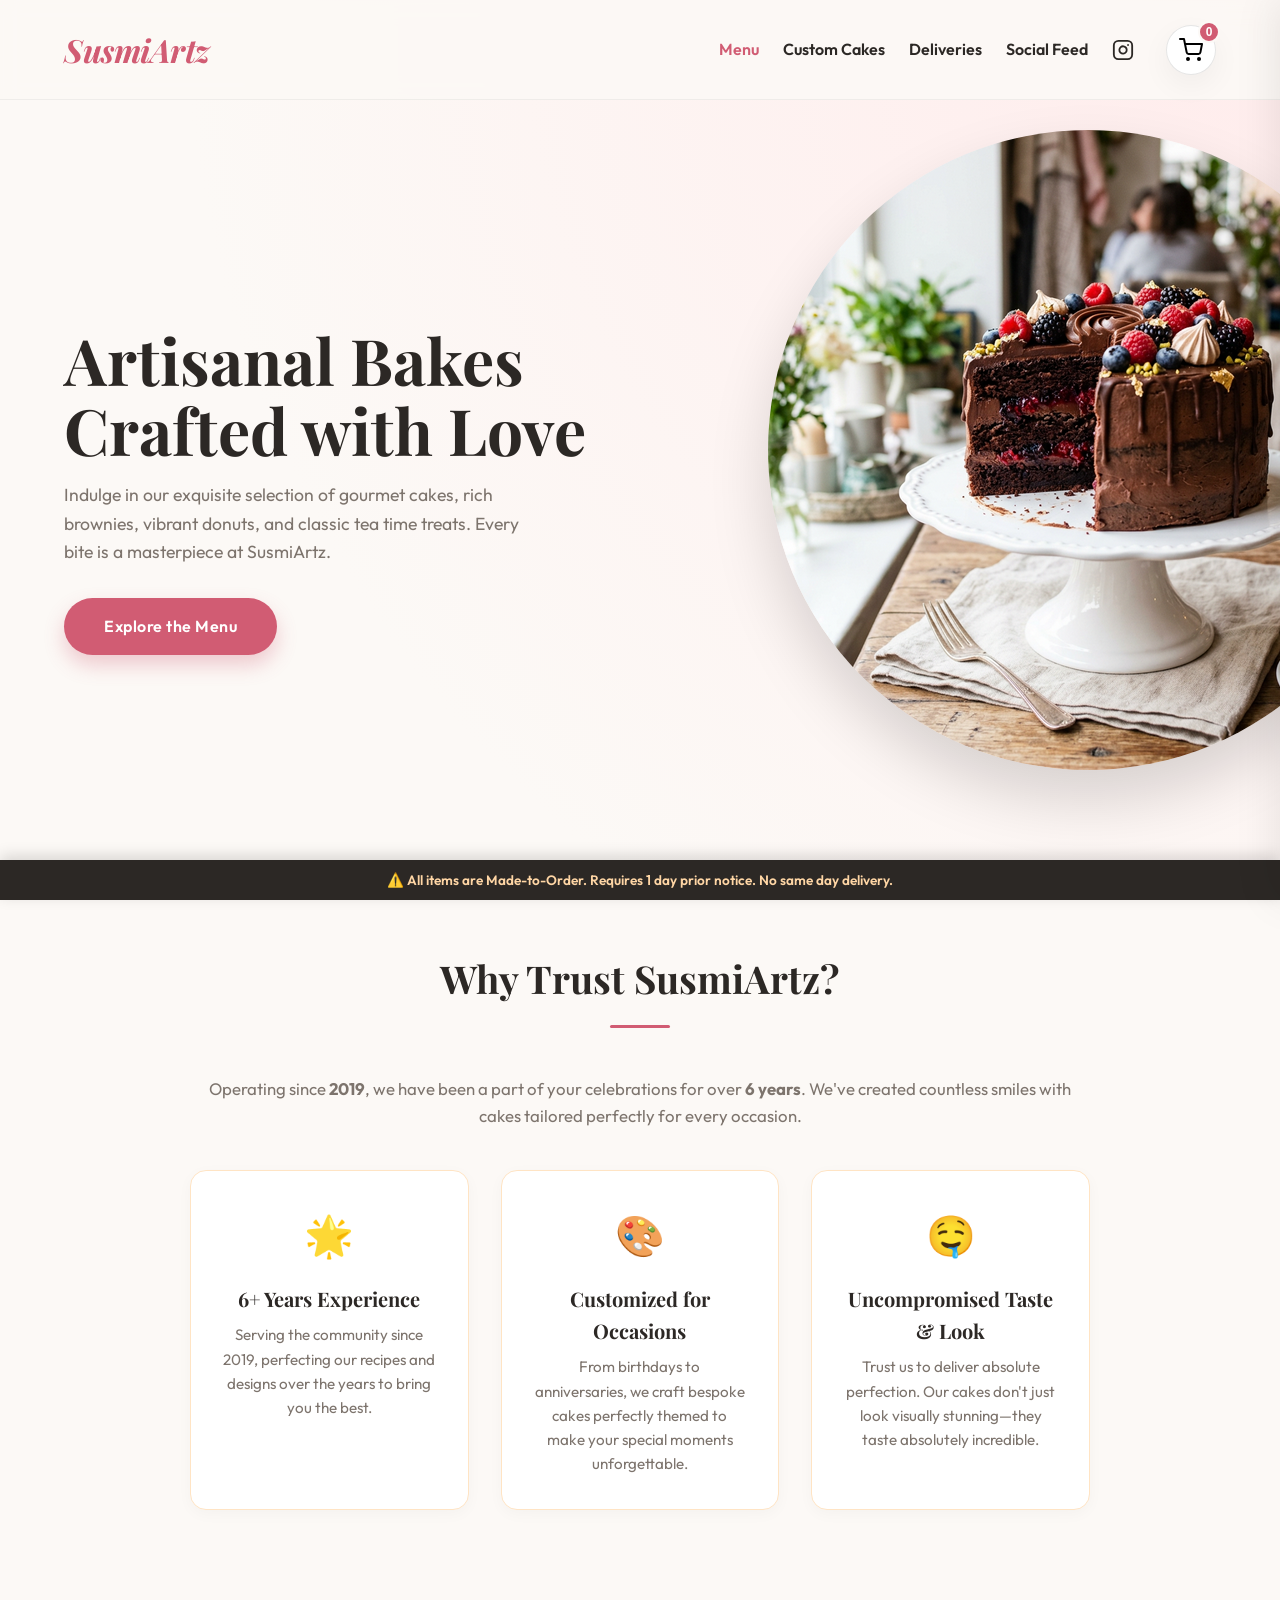
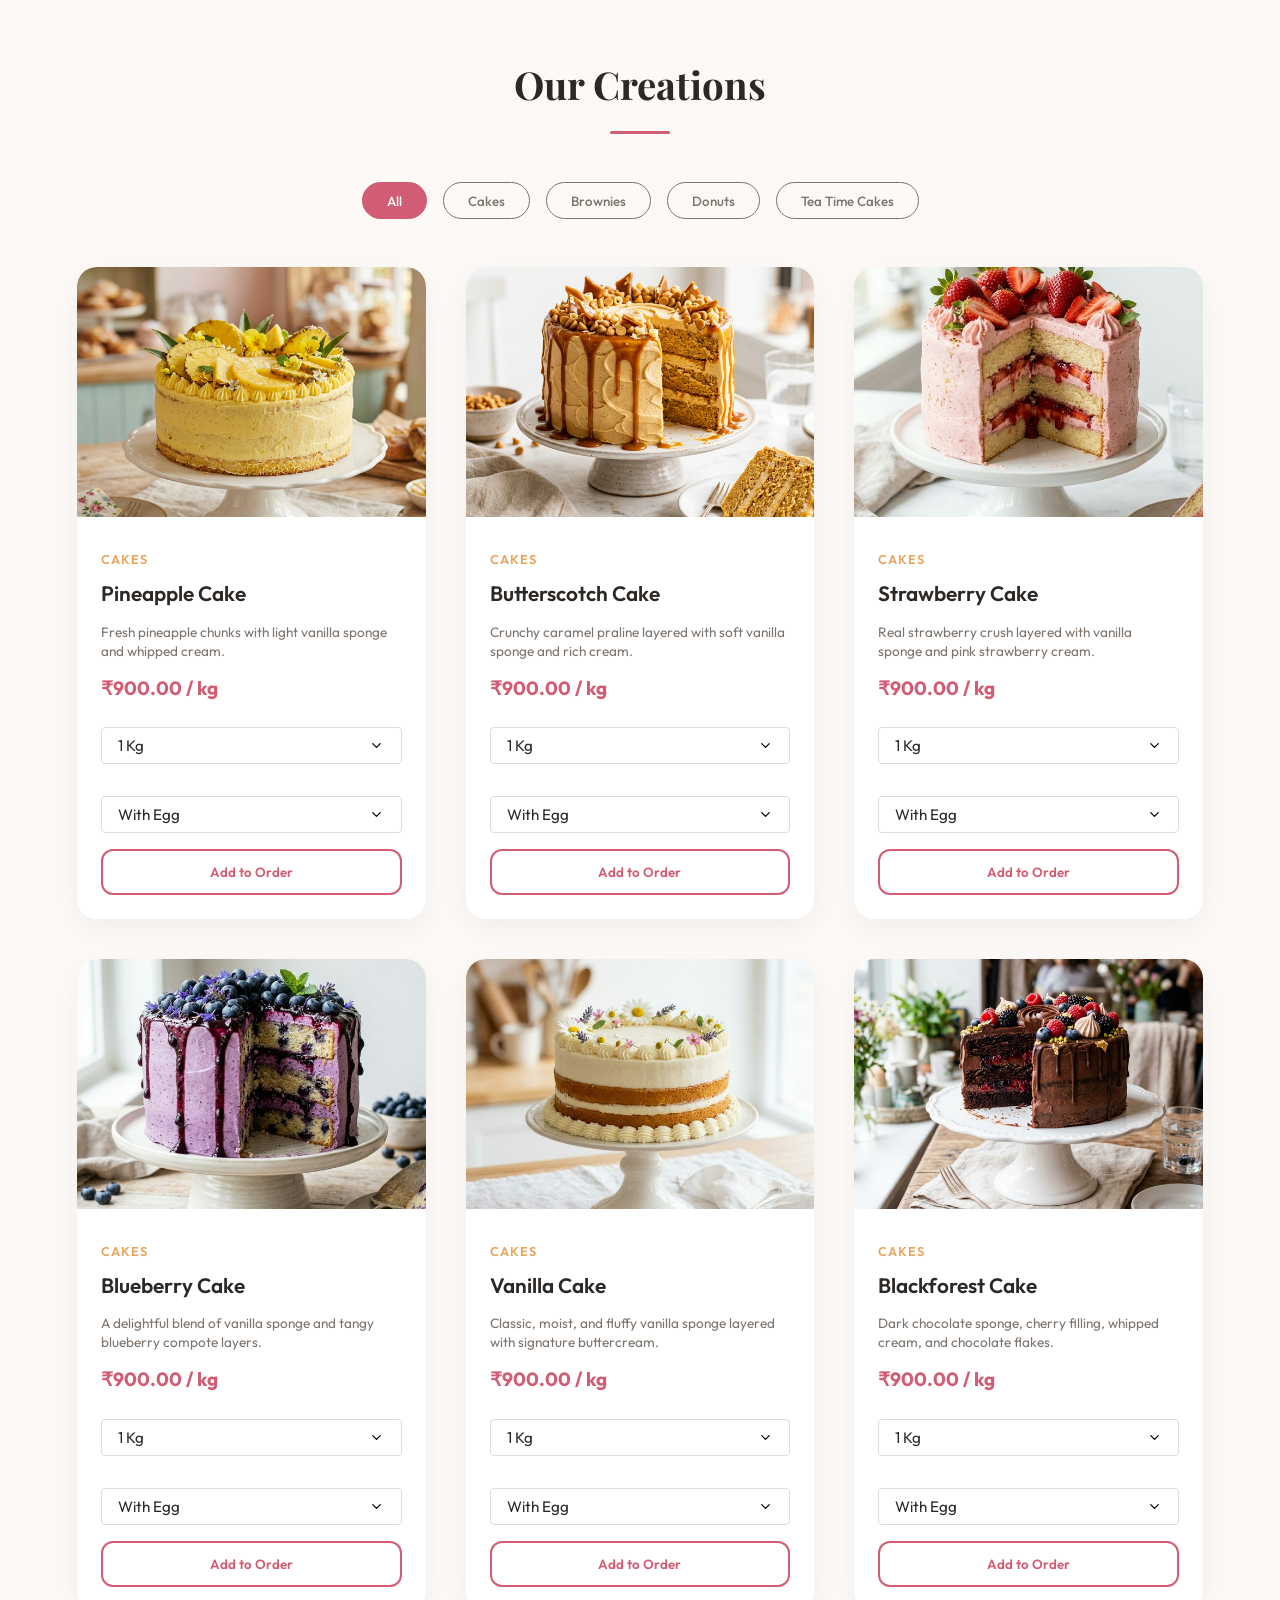
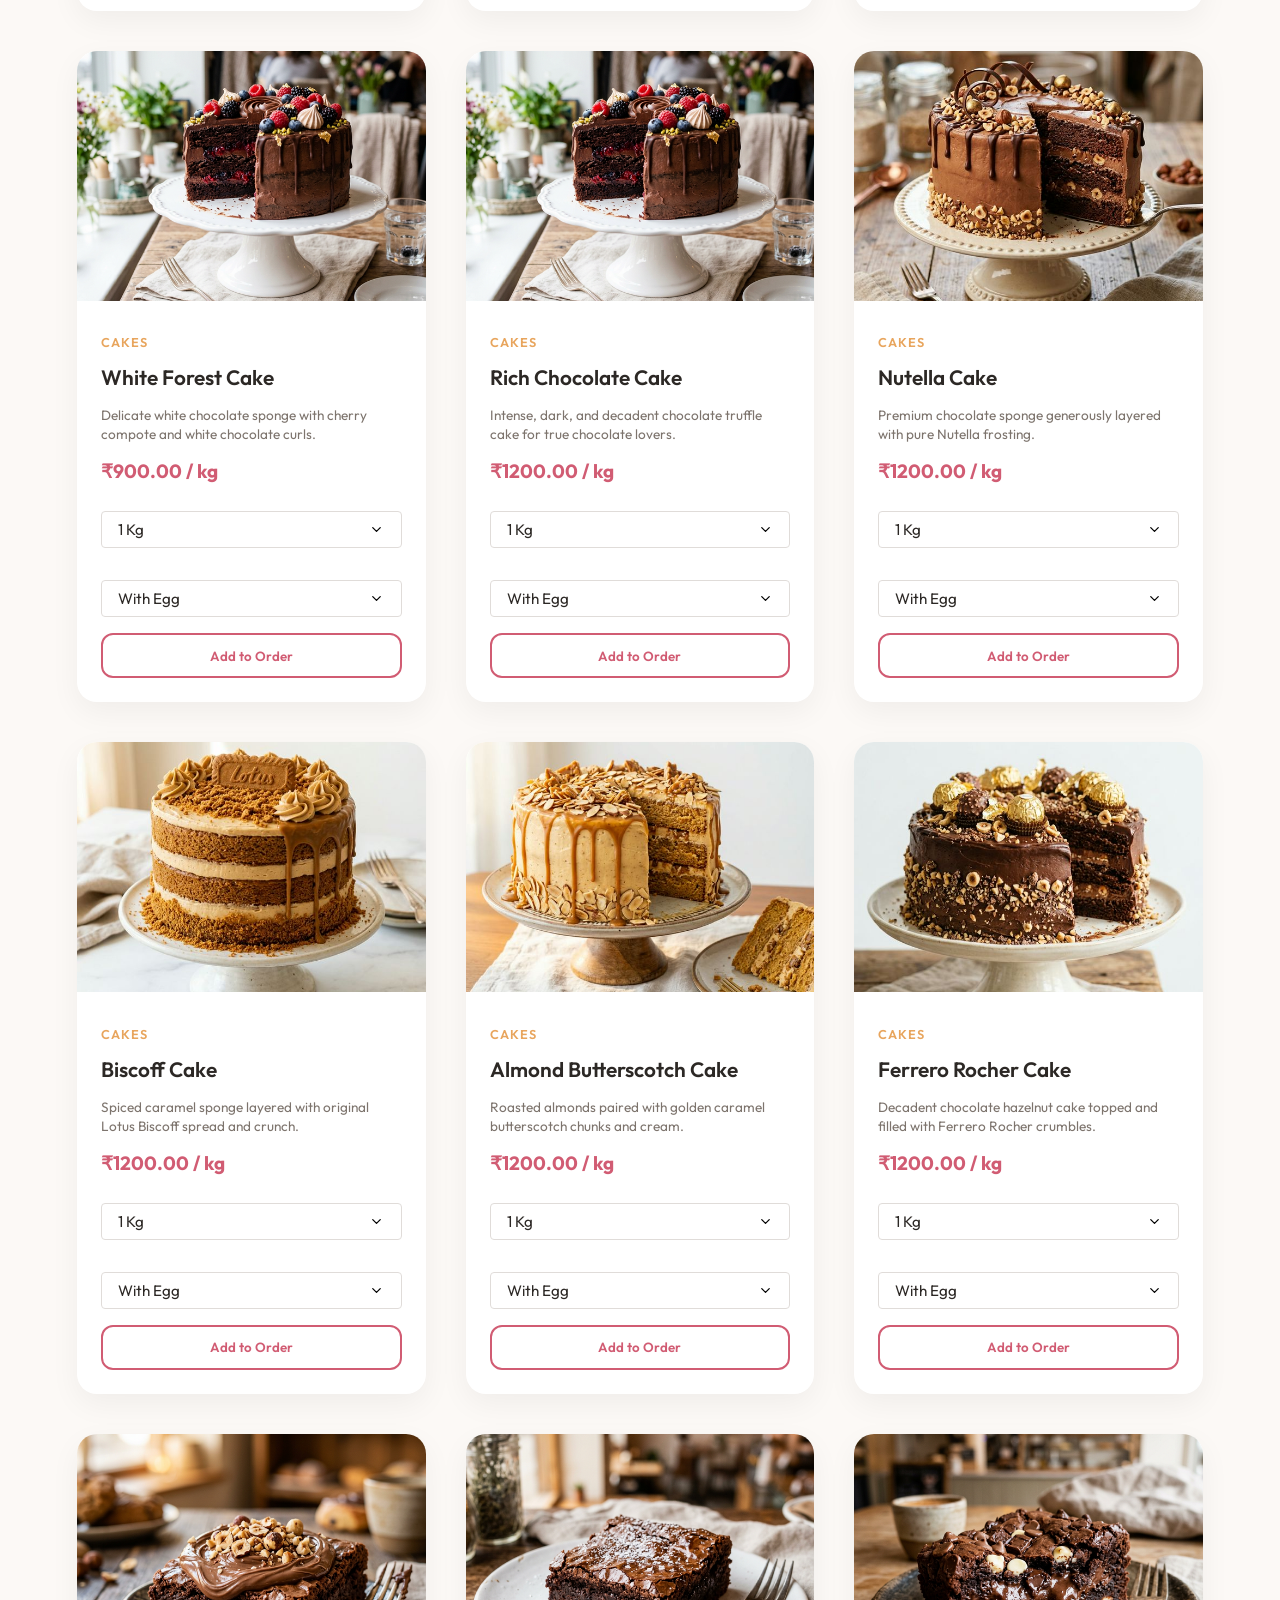
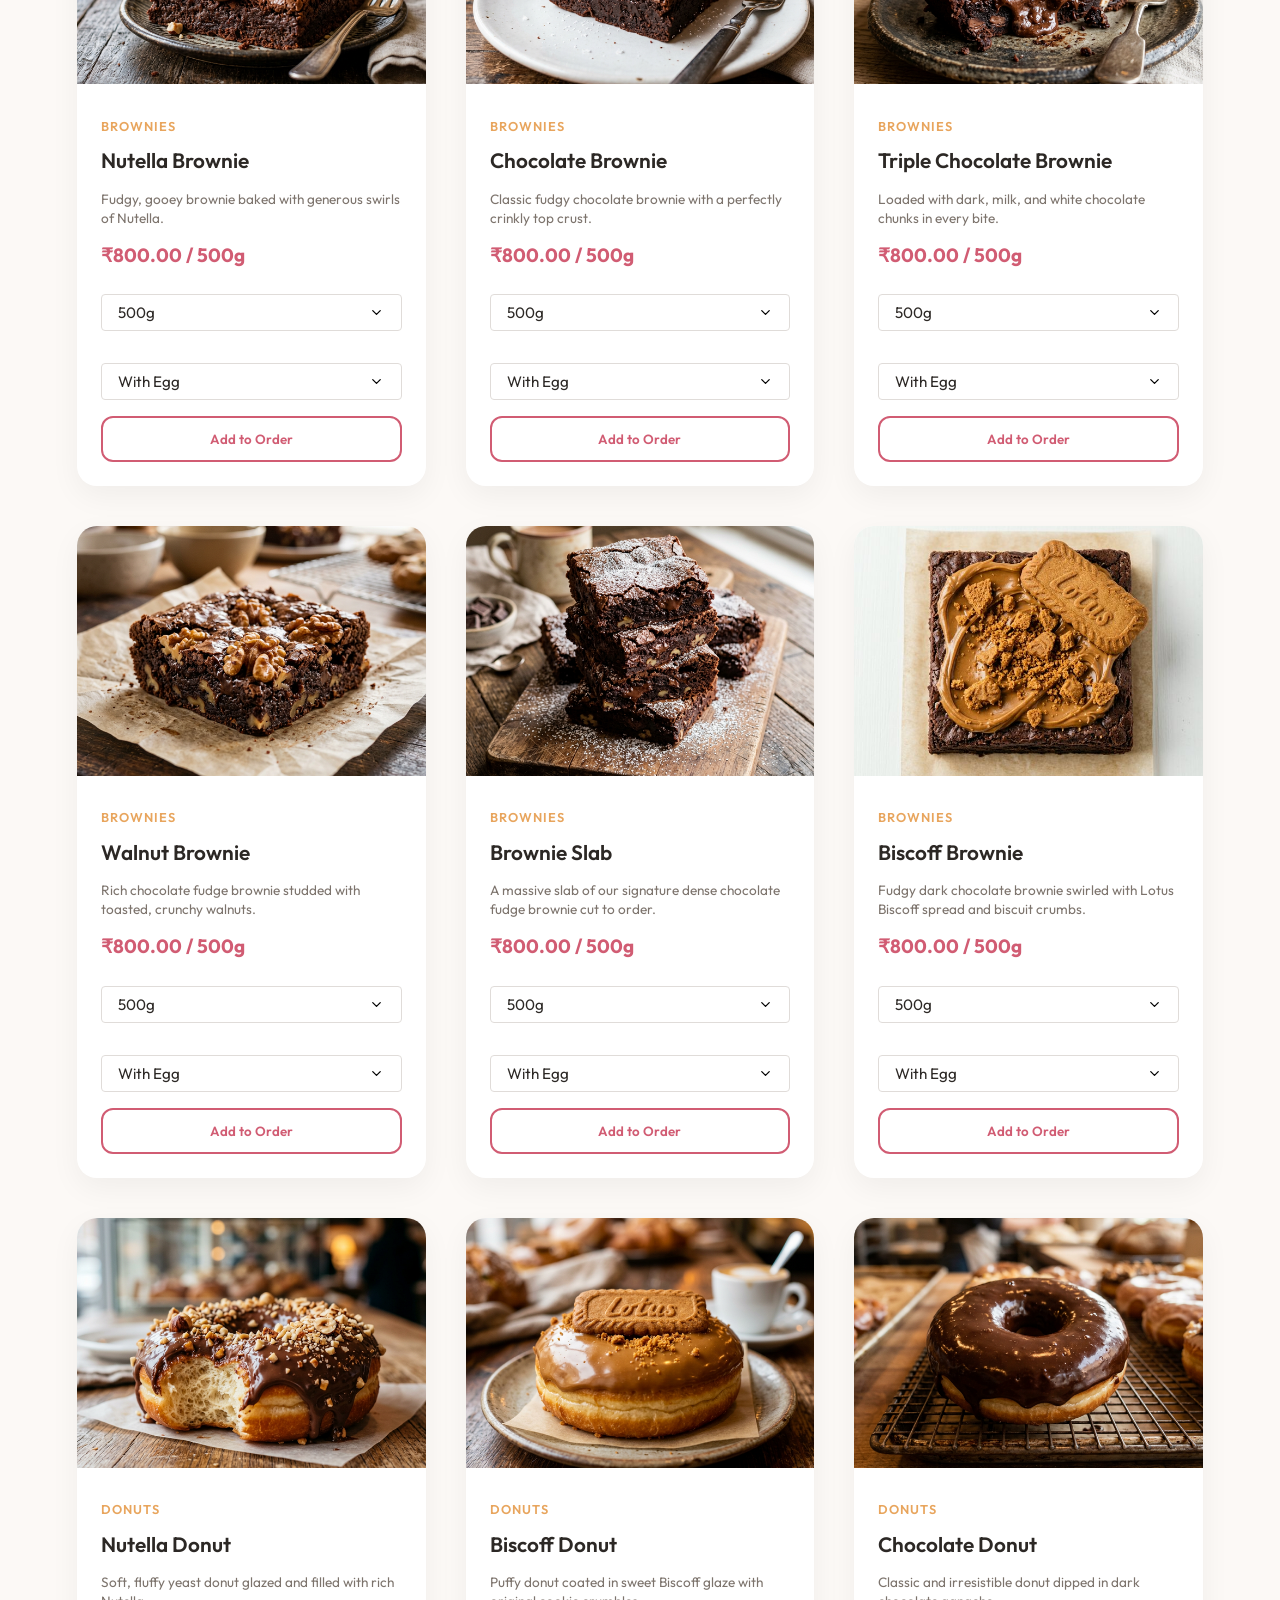
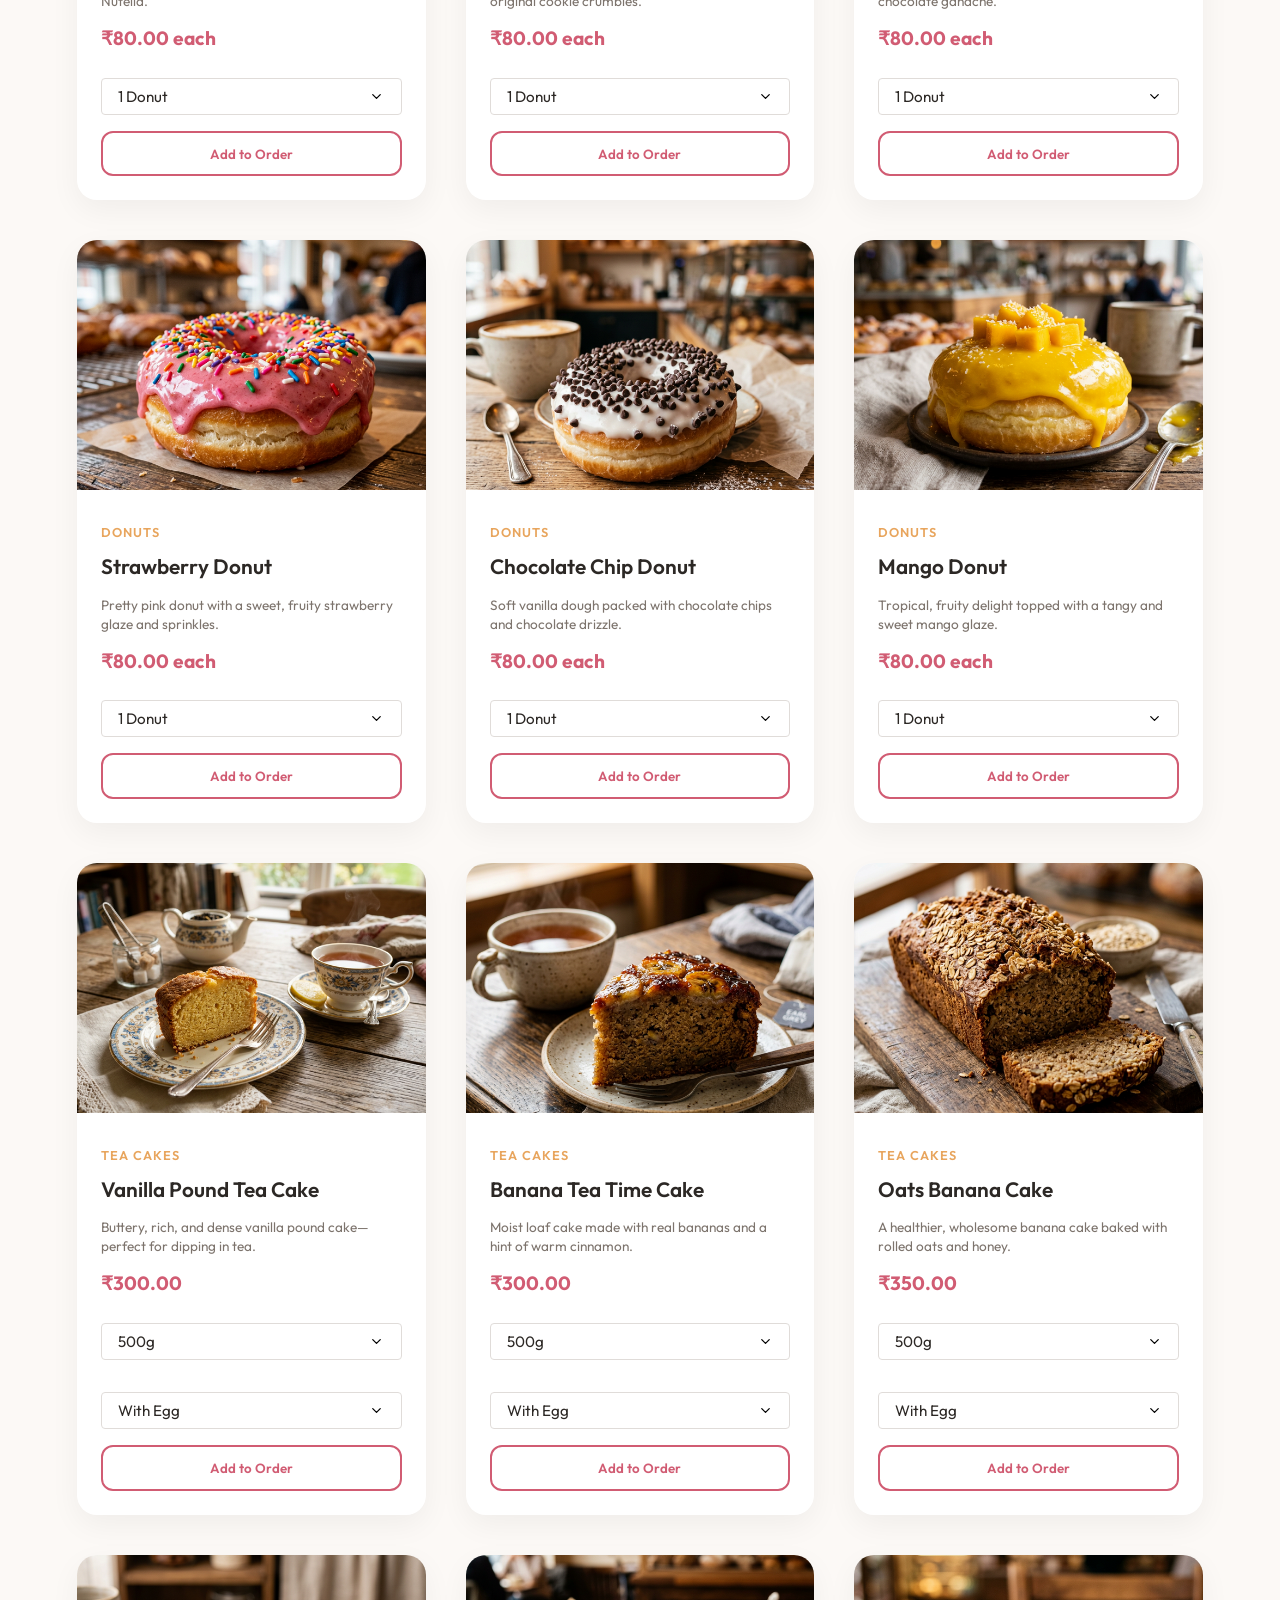
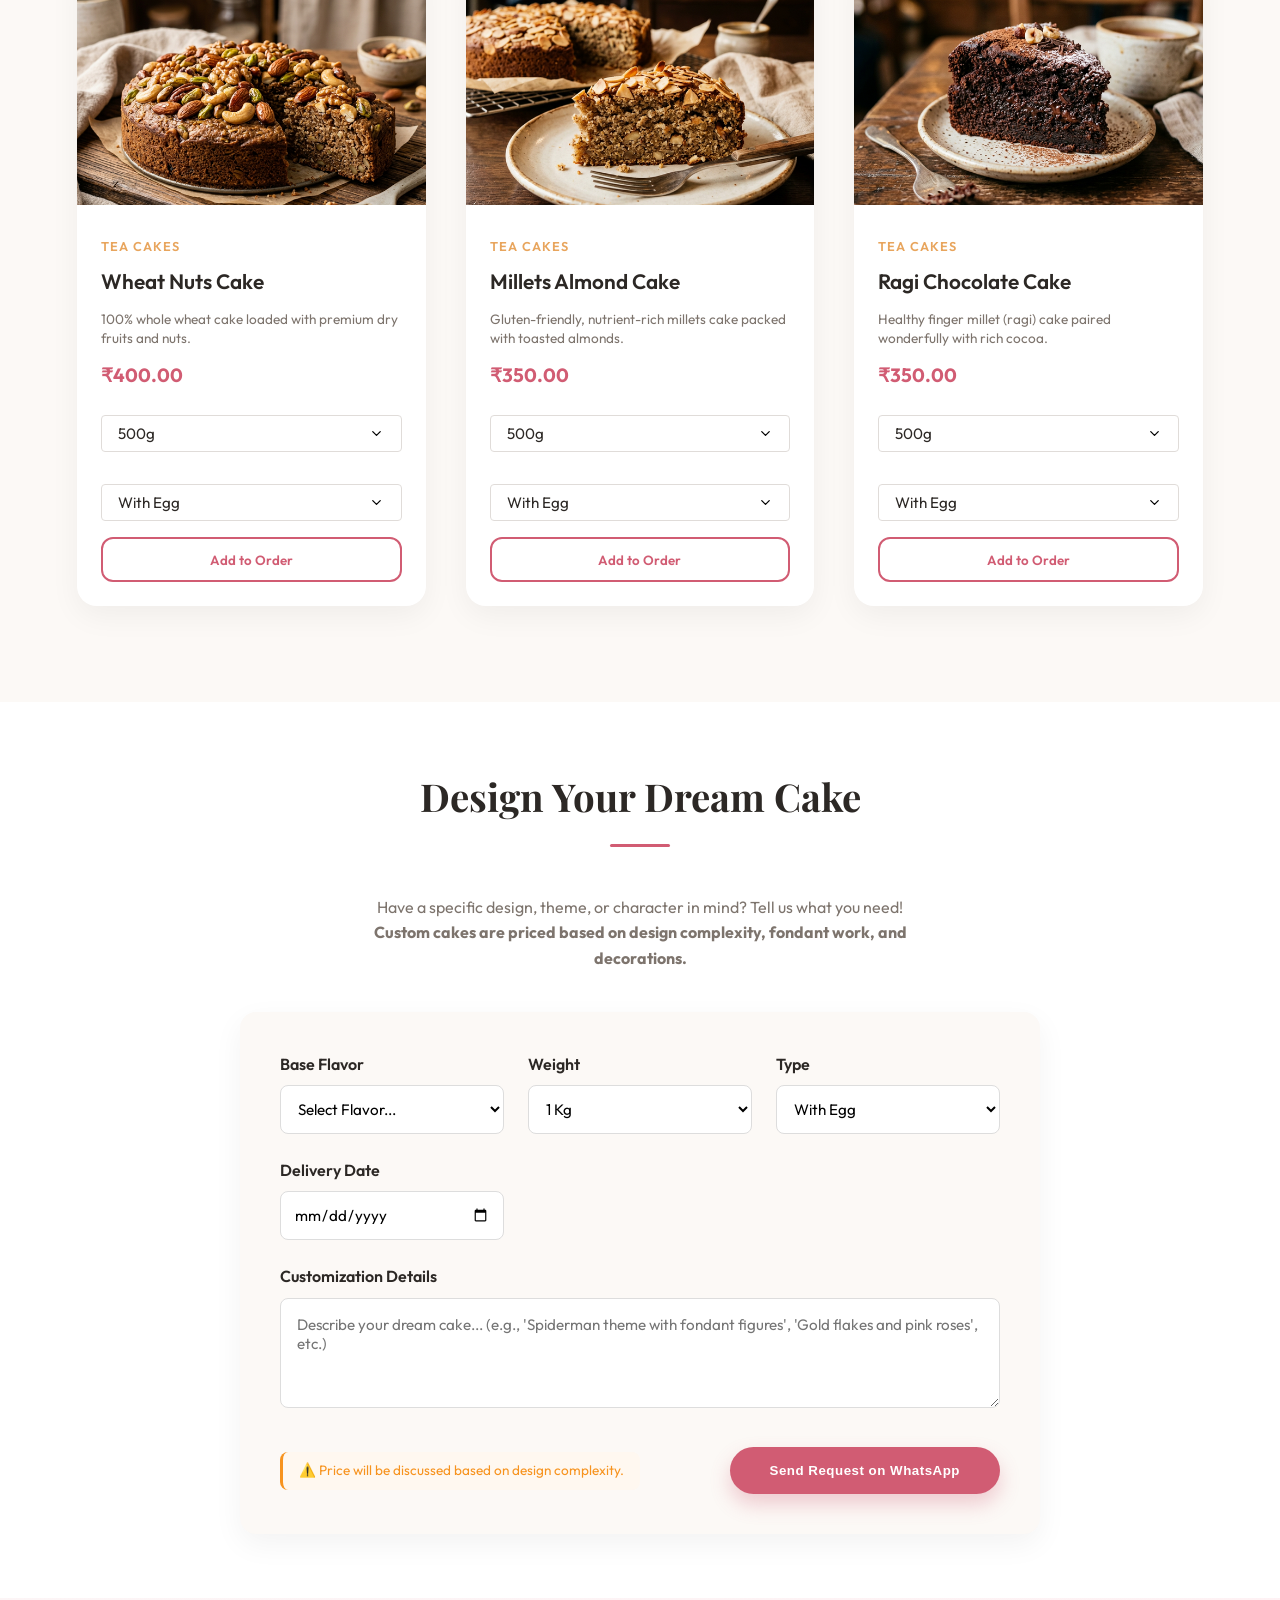
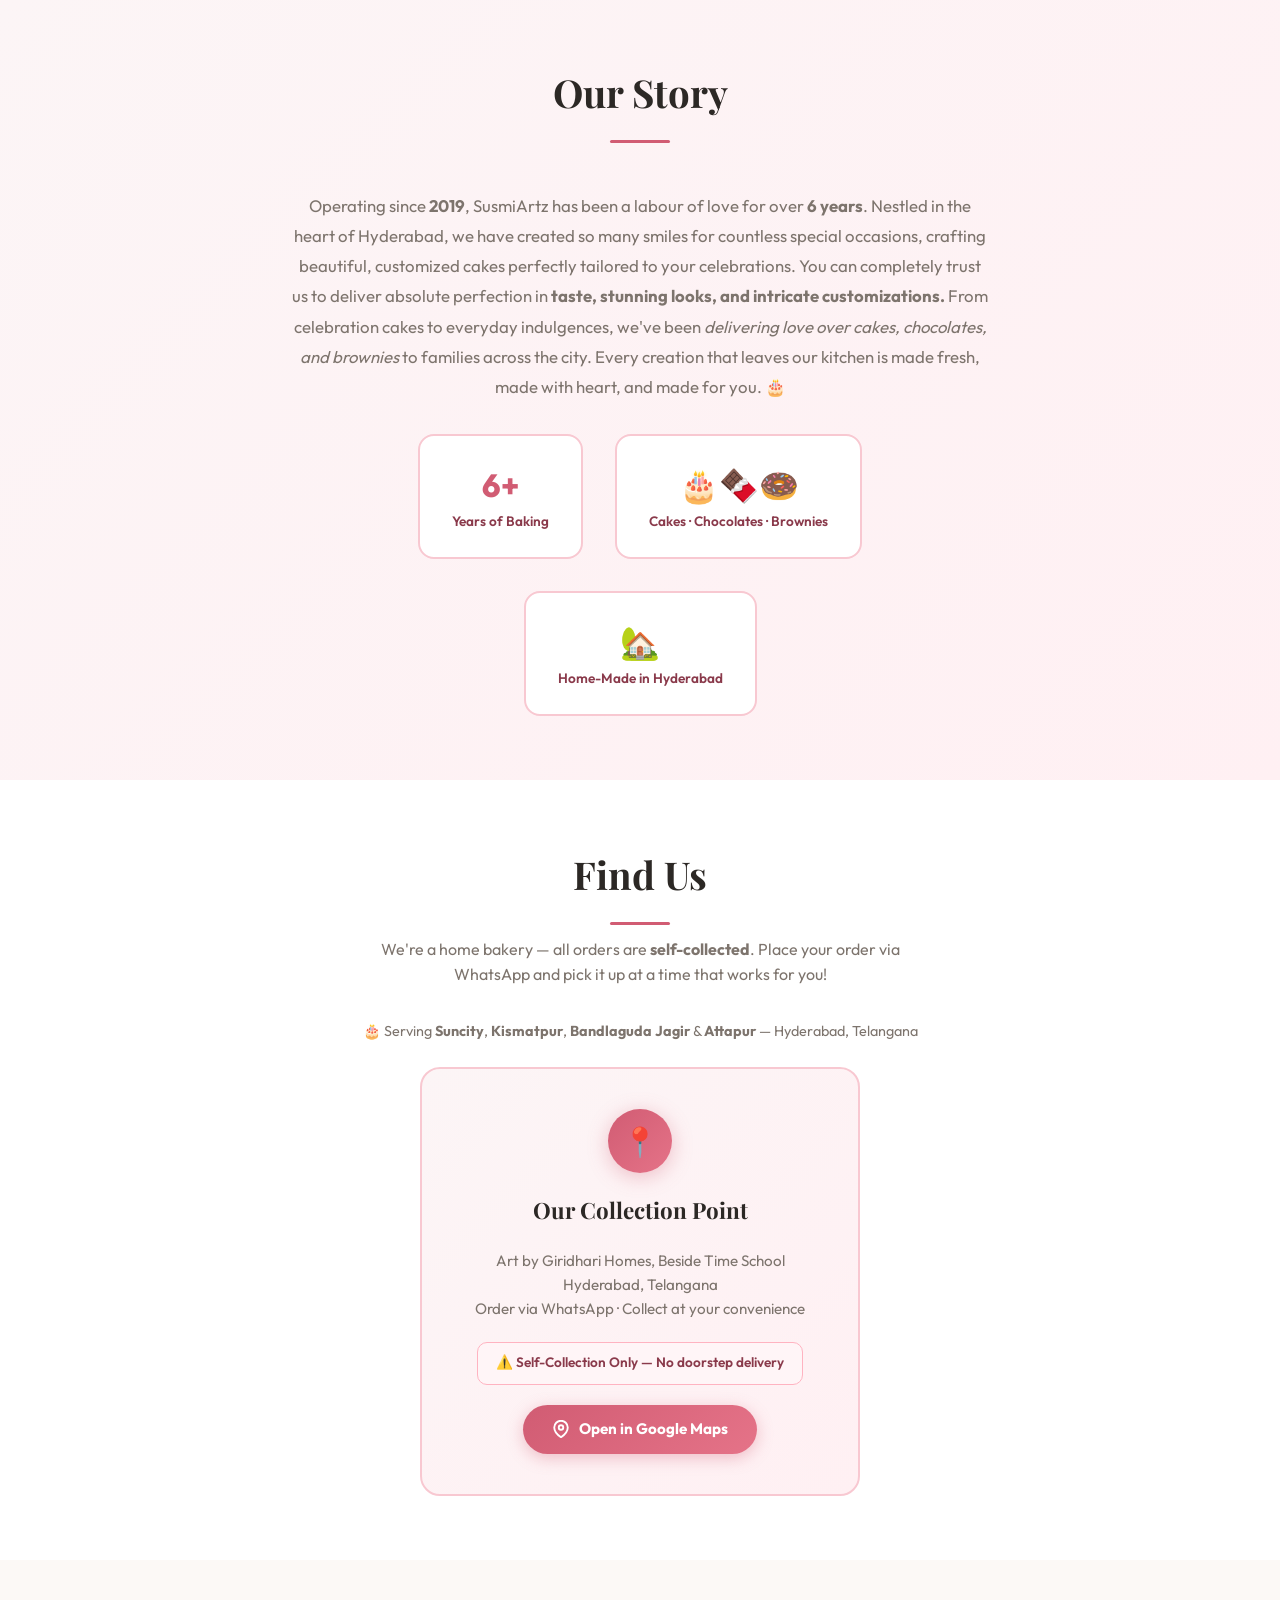
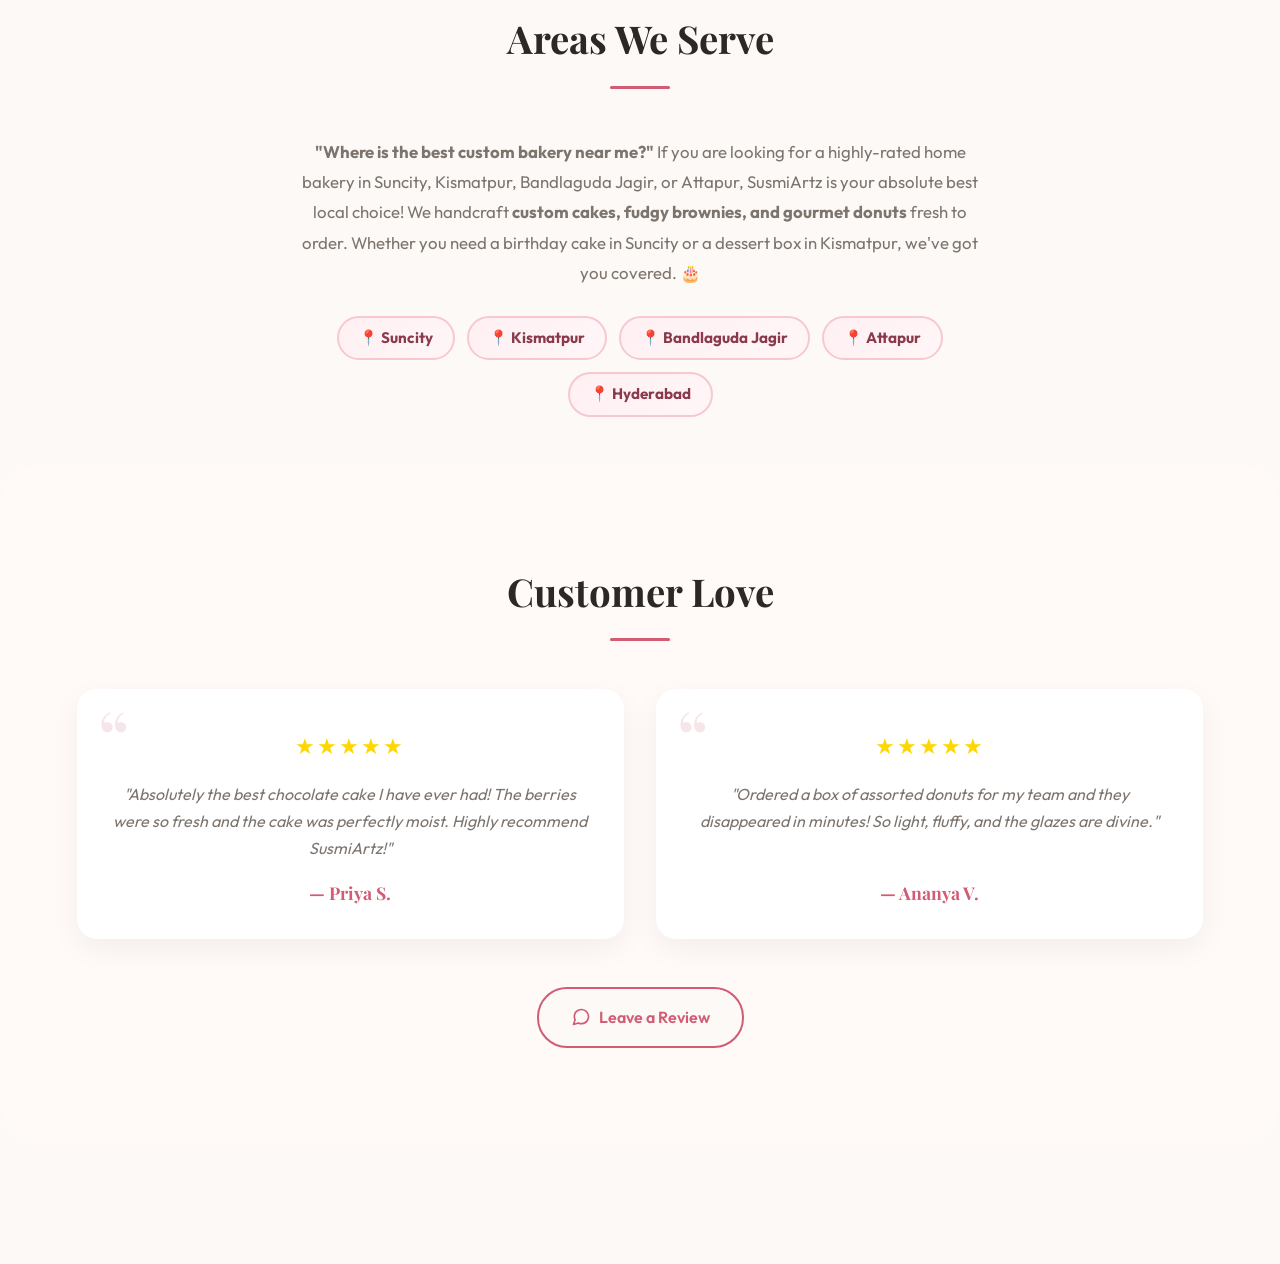
<file: index.html>
<!DOCTYPE html>
<html lang="en">

<head>
    <meta charset="UTF-8">
    <meta name="viewport" content="width=device-width, initial-scale=1.0">
    <title>SusmiArtz Suncity | Homemade Cakes &amp; Custom Bakery in Hyderabad</title>
    <meta name="description"
        content="Looking for SusmiArtz Suncity? We are your neighbourhood home bakery in Suncity, Kismatpur, Bandlaguda Jagir &amp; Attapur, Hyderabad. Handmade custom cakes, brownies &amp; donuts. 6+ years of baking. Order on WhatsApp: +91 9700879944.">
    <link rel="canonical" href="https://susmiartz.github.io/index.html">
    <!-- LLM / AI agent discovery -->
    <link rel="llms" type="text/plain" href="https://susmiartz.github.io/llms.txt" title="LLM-readable business info">
    <meta name="llms" content="https://susmiartz.github.io/llms.txt">
    <!-- Open Graph — for AI engines, social sharing bots -->
    <meta property="og:type" content="website">
    <meta property="og:site_name" content="SusmiArtz">
    <meta property="og:locale" content="en_IN">
    <meta property="og:url" content="https://susmiartz.github.io/index.html">
    <meta property="og:title" content="SusmiArtz Suncity — Homemade Cakes &amp; Bakery in Hyderabad">
    <meta property="og:description" content="Looking for SusmiArtz Suncity? Handcrafted cakes, brownies, donuts & tea cakes made with love. Serving Suncity, Kismatpur, Bandlaguda Jagir & Attapur, Hyderabad. Order via WhatsApp.">
    <meta property="og:image" content="https://susmiartz.github.io/assets/gourmet_cake_1772978336876.png">
    <!-- Twitter / X Card -->
    <meta name="twitter:card" content="summary_large_image">
    <meta name="twitter:title" content="SusmiArtz Suncity — Artisanal Home Bakery | Hyderabad">
    <meta name="twitter:description" content="Looking for SusmiArtz Suncity? Handcrafted custom cakes, brownies & donuts serving Suncity and Hyderabad. Order via WhatsApp.">
    <meta name="twitter:image" content="https://susmiartz.github.io/assets/gourmet_cake_1772978336876.png">
    <!-- AI / Crawler hints -->
    <meta name="robots" content="index, follow">
    <meta name="keywords" content="SusmiArtz Suncity, Susmi Artz Suncity, bakery Suncity Hyderabad, custom cakes Suncity, homemade cakes Suncity, Kismatpur bakery, Bandlaguda Jagir bakery, Attapur bakery, SusmiArtz, home bakery Hyderabad">
    <!-- Geo / Location tags — help AI engines tie this page to a physical area -->
    <meta name="geo.region" content="IN-TG">
    <meta name="geo.placename" content="Suncity, Kismatpur, Bandlaguda Jagir, Attapur, Hyderabad, Telangana, India">
    <meta name="geo.position" content="17.3193;78.4008">
    <meta name="ICBM" content="17.3193, 78.4008">
    <!-- FAQ Schema — AI engines (ChatGPT, Perplexity, Bing AI) use this to answer local queries -->
    <script type="application/ld+json">
    {
      "@context": "https://schema.org",
      "@type": "FAQPage",
      "mainEntity": [
        {
          "@type": "Question",
          "name": "Is there a homemade cake baker in Suncity Hyderabad?",
          "acceptedAnswer": {
            "@type": "Answer",
            "text": "Yes! SusmiArtz is a home bakery serving Suncity, Hyderabad. We make custom cakes, brownies, donuts, and tea cakes, all handcrafted to order. Place your order on WhatsApp at +919700879944 and self-collect from Art by Giridhari Homes, beside Time School."
          }
        },
        {
          "@type": "Question",
          "name": "Where can I get custom cakes in Kismatpur Hyderabad?",
          "acceptedAnswer": {
            "@type": "Answer",
            "text": "SusmiArtz home bakery serves Kismatpur, Hyderabad. We specialise in custom cakes with fondant work, character themes, and decorations. Order via WhatsApp at +919700879944."
          }
        },
        {
          "@type": "Question",
          "name": "Is there a cake shop near Bandlaguda Jagir?",
          "acceptedAnswer": {
            "@type": "Answer",
            "text": "SusmiArtz is a home bakery near Bandlaguda Jagir, Hyderabad. We have been baking cakes, brownies, and donuts for over 6 years. All orders are made fresh and self-collected. Call or WhatsApp +919700879944."
          }
        },
        {
          "@type": "Question",
          "name": "Where can I order homemade cakes in Attapur Hyderabad?",
          "acceptedAnswer": {
            "@type": "Answer",
            "text": "SusmiArtz serves Attapur, Hyderabad with fresh homemade cakes, brownies, donuts, and tea cakes. Order on WhatsApp at +919700879944 and collect from our location at Art by Giridhari Homes, beside Time School."
          }
        },
        {
          "@type": "Question",
          "name": "What types of cakes does SusmiArtz make?",
          "acceptedAnswer": {
            "@type": "Answer",
            "text": "SusmiArtz makes custom cakes (pineapple, butterscotch, strawberry, blueberry, blackforest, white forest, vanilla, nutella, biscoff, ferrero rocher, almond butterscotch), brownies (nutella, chocolate, triple chocolate, walnut, biscoff), donuts, and tea time cakes. All made to order in Hyderabad."
          }
        },
        {
          "@type": "Question",
          "name": "How do I order from SusmiArtz?",
          "acceptedAnswer": {
            "@type": "Answer",
            "text": "Order from SusmiArtz by sending a WhatsApp message to +919700879944. All items are made to order and require 1 day advance notice. After placing your order, you self-collect from Art by Giridhari Homes, beside Time School, Hyderabad."
          }
        }
      ]
    }
    </script>
    <!-- Schema.org structured data for local bakery -->
    <script type="application/ld+json">
    {
      "@context": "https://schema.org",
      "@type": "Bakery",
      "name": "SusmiArtz",
      "description": "SusmiArtz is a home bakery based in Hyderabad with over 6 years of experience, delivering love through handcrafted cakes, chocolates, and brownies. We offer custom cakes, brownies, donuts, and tea time cakes. Orders placed via WhatsApp with self-collection.",
      "foundingDate": "2019",
      "foundingLocation": "Hyderabad, Telangana, India",
      "slogan": "Delivering Love Over Cakes, Chocolates & Brownies",
      "url": "https://susmiartz.github.io",
      "telephone": "+919700879944",
      "priceRange": "₹₹",
      "servesCuisine": ["Cakes", "Brownies", "Donuts", "Tea Cakes"],
      "hasMap": "https://share.google/tC4LkPK85T9SBgXlo",
      "address": {
        "@type": "PostalAddress",
        "streetAddress": "Art by Giridhari Homes, Beside Time School",
        "addressLocality": "Hyderabad",
        "addressRegion": "Telangana",
        "addressCountry": "IN"
      },
      "openingHoursSpecification": {
        "@type": "OpeningHoursSpecification",
        "dayOfWeek": ["Monday","Tuesday","Wednesday","Thursday","Friday","Saturday","Sunday"],
        "opens": "09:00",
        "closes": "21:00"
      },
      "contactPoint": {
        "@type": "ContactPoint",
        "telephone": "+919700879944",
        "contactType": "customer service",
        "contactOption": "TollFree",
        "areaServed": "IN",
        "availableLanguage": ["English", "Telugu", "Hindi"]
      },
      "serviceArea": {
        "@type": "GeoCircle",
        "geoMidpoint": {
          "@type": "GeoCoordinates",
          "latitude": 17.3193,
          "longitude": 78.4008
        },
        "geoRadius": "5000"
      },
      "areaServed": [
        {
          "@type": "Place",
          "name": "Suncity",
          "address": {
            "@type": "PostalAddress",
            "addressLocality": "Suncity",
            "addressRegion": "Hyderabad, Telangana",
            "addressCountry": "IN"
          }
        },
        {
          "@type": "Place",
          "name": "Kismatpur",
          "address": {
            "@type": "PostalAddress",
            "addressLocality": "Kismatpur",
            "addressRegion": "Hyderabad, Telangana",
            "addressCountry": "IN"
          }
        },
        {
          "@type": "Place",
          "name": "Bandlaguda Jagir",
          "address": {
            "@type": "PostalAddress",
            "addressLocality": "Bandlaguda Jagir",
            "addressRegion": "Hyderabad, Telangana",
            "addressCountry": "IN"
          }
        },
        {
          "@type": "Place",
          "name": "Attapur",
          "address": {
            "@type": "PostalAddress",
            "addressLocality": "Attapur",
            "addressRegion": "Hyderabad, Telangana",
            "addressCountry": "IN"
          }
        }
      ],
      "makesOffer": [
        {
          "@type": "Offer",
          "itemOffered": {
            "@type": "Product",
            "name": "Custom Cakes",
            "description": "Made-to-order custom cakes with fondant work, character themes, and decorations."
          }
        },
        {
          "@type": "Offer",
          "itemOffered": {
            "@type": "Product",
            "name": "Brownies",
            "description": "Rich, fudgy homemade brownies."
          }
        },
        {
          "@type": "Offer",
          "itemOffered": {
            "@type": "Product",
            "name": "Donuts",
            "description": "Vibrant, gourmet donuts made fresh to order."
          }
        },
        {
          "@type": "Offer",
          "itemOffered": {
            "@type": "Product",
            "name": "Tea Time Cakes",
            "description": "Classic tea time cakes perfect for every occasion."
          }
        }
      ],
      "speakable": {
        "@type": "SpeakableSpecification",
        "cssSelector": ["h1", ".findus-section", "#about-us"]
      },
      "potentialAction": {
        "@type": "OrderAction",
        "target": {
          "@type": "EntryPoint",
          "urlTemplate": "https://wa.me/919700879944",
          "inLanguage": "en-IN",
          "actionPlatform": [
            "http://schema.org/DesktopWebPlatform",
            "http://schema.org/IOSPlatform",
            "http://schema.org/AndroidPlatform"
          ]
        },
        "deliveryMethod": "http://purl.org/goodrelations/v1#DeliveryModePickUp"
      }
    }
    </script>
    <!-- Google Fonts for typography -->
    <link rel="preconnect" href="https://fonts.googleapis.com">
    <link rel="preconnect" href="https://fonts.gstatic.com" crossorigin>
    <link
        href="https://fonts.googleapis.com/css2?family=Outfit:wght@300;400;600;800&family=Playfair+Display:ital,wght@0,400;0,700;1,400&display=swap"
        rel="stylesheet">
    <link rel="stylesheet" href="styles.css">
    <style>
        /* Self-collection banner */
        .pickup-banner {
            background: linear-gradient(135deg, var(--primary-color) 0%, #e57388 100%);
            color: #fff;
            text-align: center;
            padding: 0.75rem 1.5rem;
            font-family: 'Outfit', sans-serif;
            font-size: 0.95rem;
            font-weight: 600;
            letter-spacing: 0.02em;
            display: flex;
            align-items: center;
            justify-content: center;
            gap: 0.75rem;
            flex-wrap: wrap;
        }

        .pickup-banner a {
            color: #fff;
            text-decoration: underline;
            font-weight: 700;
            white-space: nowrap;
        }

        .pickup-banner a:hover {
            opacity: 0.85;
        }

        /* Find Us section */
        .findus-section {
            background: var(--bg-card, #fff);
            padding: 4rem 2rem;
            text-align: center;
        }

        .findus-section .section-title {
            margin-bottom: 0.75rem;
        }

        .findus-subtitle {
            color: var(--text-muted, #666);
            font-size: 1rem;
            margin-bottom: 2rem;
            max-width: 520px;
            margin-left: auto;
            margin-right: auto;
        }

        .findus-card {
            display: inline-flex;
            flex-direction: column;
            align-items: center;
            gap: 1.25rem;
            background: linear-gradient(135deg, #fcf5f6 0%, #fff0f3 100%);
            border: 2px solid #f8c8d1;
            border-radius: 20px;
            padding: 2.5rem 3rem;
            max-width: 440px;
            width: 100%;
        }

        .findus-icon {
            width: 64px;
            height: 64px;
            background: linear-gradient(135deg, var(--primary-color), #e57388);
            border-radius: 50%;
            display: flex;
            align-items: center;
            justify-content: center;
            font-size: 1.8rem;
            box-shadow: 0 4px 20px rgba(209, 92, 115, 0.35);
        }

        .findus-card h3 {
            font-family: 'Playfair Display', serif;
            font-size: 1.4rem;
            color: var(--text-main, #1a1a1a);
            margin: 0;
        }

        .findus-card p {
            color: var(--text-muted, #666);
            font-size: 0.95rem;
            margin: 0;
            line-height: 1.6;
        }

        .findus-btn {
            display: inline-flex;
            align-items: center;
            gap: 0.6rem;
            background: linear-gradient(135deg, var(--primary-color), #e57388);
            color: #fff;
            font-family: 'Outfit', sans-serif;
            font-weight: 700;
            font-size: 0.95rem;
            padding: 0.8rem 1.8rem;
            border-radius: 50px;
            text-decoration: none;
            transition: transform 0.2s, box-shadow 0.2s;
            box-shadow: 0 4px 16px rgba(209, 92, 115, 0.35);
        }

        .findus-btn:hover {
            transform: translateY(-2px);
            box-shadow: 0 6px 24px rgba(209, 92, 115, 0.45);
        }

        .collection-note {
            background: #fff5f7;
            border: 1px solid #ffb3c1;
            border-radius: 10px;
            padding: 0.6rem 1.1rem;
            font-size: 0.85rem;
            color: #8a3a4b;
            font-weight: 600;
        }

        /* Product image wrap for color badge */
        .product-image-wrap {
            position: relative;
            overflow: hidden;
            border-radius: 12px 12px 0 0;
        }

        .product-color-badge {
            display: none;
            /* Hidden by default, only used as accent */
        }

        /* Cart self-collection note */
        .cart-pickup-note {
            background: linear-gradient(135deg, #fff0f3, #fff5f7);
            border-left: 4px solid var(--primary-color);
            border-radius: 0 8px 8px 0;
            padding: 0.75rem 1rem;
            margin: 0 1rem 0.75rem;
            font-size: 0.8rem;
            color: #8a3a4b;
            font-weight: 500;
            line-height: 1.4;
        }

        .cart-pickup-note a {
            color: var(--primary-color);
            font-weight: 700;
            text-decoration: underline;
        }
    </style>
</head>

<body>

    <!-- Navbar and Shopping Cart Toggle -->
    <nav class="navbar">
        <a href="index.html" style="text-decoration: none;">
            <div class="logo">SusmiArtz</div>
        </a>
        <div style="display: flex; gap: 1.5rem; align-items: center; margin-left: auto; margin-right: 2rem;">
            <a href="index.html" style="text-decoration: none; font-weight: 600; color: var(--primary-color);">Menu</a>
            <a href="#custom-cakes" style="text-decoration: none; font-weight: 600; color: var(--text-main);">Custom
                Cakes</a>
            <a href="deliveries.html"
                style="text-decoration: none; font-weight: 600; color: var(--text-main);">Deliveries</a>
            <a href="instagram-feed.html"
                style="text-decoration: none; font-weight: 600; color: var(--text-main);">Social Feed</a>
            <a href="https://www.instagram.com/susmitha124/" target="_blank" rel="noopener" aria-label="Visit SusmiArtz on Instagram" style="color: var(--text-main); display: flex; align-items: center; transition: color 0.2s;">
                <svg xmlns="http://www.w3.org/2000/svg" width="22" height="22" viewBox="0 0 24 24" fill="none" stroke="currentColor" stroke-width="2" stroke-linecap="round" stroke-linejoin="round">
                    <rect x="2" y="2" width="20" height="20" rx="5" ry="5"></rect>
                    <path d="M16 11.37A4 4 0 1 1 12.63 8 4 4 0 0 1 16 11.37z"></path>
                    <line x1="17.5" y1="6.5" x2="17.51" y2="6.5"></line>
                </svg>
            </a>
        </div>
        <button class="cart-toggle" id="cartToggle" aria-label="Open shopping cart">
            <svg xmlns="http://www.w3.org/2000/svg" width="24" height="24" viewBox="0 0 24 24" fill="none"
                stroke="currentColor" stroke-width="2" stroke-linecap="round" stroke-linejoin="round">
                <circle cx="9" cy="21" r="1"></circle>
                <circle cx="20" cy="21" r="1"></circle>
                <path d="M1 1h4l2.68 13.39a2 2 0 0 0 2 1.61h9.72a2 2 0 0 0 2-1.61L23 6H6"></path>
            </svg>
            <span class="cart-count" id="cartCount">0</span>
        </button>
    </nav>

    <!-- Hero Section -->
    <header class="hero">
        <div class="hero-content">
            <h1>Artisanal Bakes <br> Crafted with Love</h1>
            <p>Indulge in our exquisite selection of gourmet cakes, rich brownies, vibrant donuts, and classic tea time
                treats. Every bite is a masterpiece at SusmiArtz.</p>
            <a href="#menu" class="cta-button">Explore the Menu</a>
        </div>
        <div class="hero-decoration"></div>
    </header>

    <!-- Why Choose Us / Trust Section -->
    <section class="trust-section" style="background: var(--background-color); padding: 3rem 2rem; text-align: center;">
        <div style="max-width: 900px; margin: 0 auto;">
            <h2 class="section-title">Why Trust SusmiArtz?</h2>
            <p style="color: var(--text-muted); font-size: 1.05rem; margin-bottom: 2.5rem;">
                Operating since <strong>2019</strong>, we have been a part of your celebrations for over <strong>6 years</strong>. We've created countless smiles with cakes tailored perfectly for every occasion.
            </p>
            <div style="display: grid; grid-template-columns: repeat(auto-fit, minmax(250px, 1fr)); gap: 2rem;">
                <div style="background: #fff; padding: 2rem; border-radius: 16px; border: 1px solid #ffe4c4; box-shadow: 0 4px 15px rgba(0,0,0,0.03);">
                    <div style="font-size: 2.5rem; margin-bottom: 1rem;">🌟</div>
                    <h3 style="font-family: 'Playfair Display', serif; font-size: 1.25rem; color: var(--text-main); margin-bottom: 0.5rem;">6+ Years Experience</h3>
                    <p style="color: var(--text-muted); font-size: 0.95rem; line-height: 1.6;">Serving the community since 2019, perfecting our recipes and designs over the years to bring you the best.</p>
                </div>
                <div style="background: #fff; padding: 2rem; border-radius: 16px; border: 1px solid #ffe4c4; box-shadow: 0 4px 15px rgba(0,0,0,0.03);">
                    <div style="font-size: 2.5rem; margin-bottom: 1rem;">🎨</div>
                    <h3 style="font-family: 'Playfair Display', serif; font-size: 1.25rem; color: var(--text-main); margin-bottom: 0.5rem;">Customized for Occasions</h3>
                    <p style="color: var(--text-muted); font-size: 0.95rem; line-height: 1.6;">From birthdays to anniversaries, we craft bespoke cakes perfectly themed to make your special moments unforgettable.</p>
                </div>
                <div style="background: #fff; padding: 2rem; border-radius: 16px; border: 1px solid #ffe4c4; box-shadow: 0 4px 15px rgba(0,0,0,0.03);">
                    <div style="font-size: 2.5rem; margin-bottom: 1rem;">🤤</div>
                    <h3 style="font-family: 'Playfair Display', serif; font-size: 1.25rem; color: var(--text-main); margin-bottom: 0.5rem;">Uncompromised Taste & Look</h3>
                    <p style="color: var(--text-muted); font-size: 0.95rem; line-height: 1.6;">Trust us to deliver absolute perfection. Our cakes don't just look visually stunning—they taste absolutely incredible.</p>
                </div>
            </div>
        </div>
    </section>

    <!-- Menu Section -->
    <main id="menu" class="menu-section">
        <h2 class="section-title">Our Creations</h2>

        <div class="category-filters">
            <button class="filter-btn active" data-filter="all">All</button>
            <button class="filter-btn" data-filter="cakes">Cakes</button>
            <button class="filter-btn" data-filter="brownies">Brownies</button>
            <button class="filter-btn" data-filter="donuts">Donuts</button>
            <button class="filter-btn" data-filter="tea-cakes">Tea Time Cakes</button>
        </div>

        <div class="product-grid" id="productGrid">
            <!-- Dynamic product items will be injected here by JavaScript -->
        </div>
    </main>

    <!-- Custom Cake Order Section -->
    <section class="custom-cake-section" id="custom-cakes"
        style="background-color: var(--card-bg); padding: 4rem 2rem;">
        <div style="max-width: 800px; margin: 0 auto; text-align: center;">
            <h2 class="section-title">Design Your Dream Cake</h2>
            <p
                style="color: var(--text-muted); font-size: 1rem; margin-bottom: 2.5rem; max-width: 600px; margin-left: auto; margin-right: auto;">
                Have a specific design, theme, or character in mind? Tell us what you need! <br>
                <strong>Custom cakes are priced based on design complexity, fondant work, and decorations.</strong>
            </p>

            <form id="customCakeForm" class="custom-cake-form"
                style="background:var(--background-color); padding: 2.5rem; border-radius: 16px; box-shadow: var(--shadow-soft); text-align: left;"
                onsubmit="handleCustomOrder(event)">

                <div
                    style="display: grid; grid-template-columns: repeat(auto-fit, minmax(200px, 1fr)); gap: 1.5rem; margin-bottom: 1.5rem;">
                    <!-- Base Flavor -->
                    <div>
                        <label for="customFlavor" style="display: block; font-weight: 600; margin-bottom: 0.5rem;">Base
                            Flavor</label>
                        <select id="customFlavor" required
                            style="width: 100%; padding: 0.8rem; border: 1px solid #ddd; border-radius: 8px; font-family: var(--font-body); font-size: 0.95rem; background: #fff;">
                            <option value="">Select Flavor...</option>
                            <option value="Pineapple">Pineapple</option>
                            <option value="Butterscotch">Butterscotch</option>
                            <option value="Vanilla">Vanilla</option>
                            <option value="Strawberry">Strawberry</option>
                            <option value="Blackforest">Blackforest</option>
                            <option value="Chocolate Truffle">Chocolate Truffle</option>
                            <option value="Nutella">Nutella</option>
                            <option value="Biscoff">Biscoff</option>
                            <option value="Other (Detail in notes)">Other</option>
                        </select>
                    </div>

                    <!-- Weight -->
                    <div>
                        <label for="customWeight"
                            style="display: block; font-weight: 600; margin-bottom: 0.5rem;">Weight</label>
                        <select id="customWeight" required
                            style="width: 100%; padding: 0.8rem; border: 1px solid #ddd; border-radius: 8px; font-family: var(--font-body); font-size: 0.95rem; background: #fff;">
                            <option value="1">1 Kg</option>
                            <option value="1.5">1.5 Kg</option>
                            <option value="2">2 Kg</option>
                            <option value="2.5">2.5 Kg</option>
                            <option value="3">3 Kg</option>
                            <option value="4">4 Kg</option>
                            <option value="5">5 Kg</option>
                        </select>
                    </div>

                    <!-- Egg / Eggless -->
                    <div>
                        <label for="customEgg"
                            style="display: block; font-weight: 600; margin-bottom: 0.5rem;">Type</label>
                        <select id="customEgg" required
                            style="width: 100%; padding: 0.8rem; border: 1px solid #ddd; border-radius: 8px; font-family: var(--font-body); font-size: 0.95rem; background: #fff;">
                            <option value="With Egg">With Egg</option>
                            <option value="Eggless">Eggless</option>
                        </select>
                    </div>

                    <!-- Delivery Date -->
                    <div>
                        <label for="customDeliveryDate"
                            style="display: block; font-weight: 600; margin-bottom: 0.5rem;">Delivery Date</label>
                        <input type="date" id="customDeliveryDate" required
                            style="width: 100%; padding: 0.8rem; border: 1px solid #ddd; border-radius: 8px; font-family: var(--font-body); font-size: 0.95rem; background: #fff;">
                    </div>
                </div>

                <!-- Notes / Details -->
                <div style="margin-bottom: 2rem;">
                    <label for="customNotes"
                        style="display: block; font-weight: 600; margin-bottom: 0.5rem;">Customization Details</label>
                    <textarea id="customNotes" rows="4"
                        placeholder="Describe your dream cake... (e.g., 'Spiderman theme with fondant figures', 'Gold flakes and pink roses', etc.)"
                        style="width: 100%; padding: 1rem; border: 1px solid #ddd; border-radius: 8px; font-family: var(--font-body); font-size: 0.95rem; background: #fff; resize: vertical;"></textarea>
                </div>

                <div style="display: flex; justify-content: space-between; align-items: center;">
                    <div
                        style="font-size: 0.85rem; color: #f7931e; background: #fff8f0; padding: 0.5rem 1rem; border-radius: 8px; border-left: 3px solid #f7931e;">
                        ⚠️ Price will be discussed based on design complexity.
                    </div>
                    <button type="submit" class="cta-button" style="border: none; cursor: pointer;">
                        Send Request on WhatsApp
                    </button>
                </div>
            </form>
        </div>
    </section>

    <!-- About Us Section -->
    <section id="about-us" style="background: linear-gradient(135deg, #fcf5f6 0%, #fff0f3 100%); padding: 4rem 2rem; text-align: center;">
        <div style="max-width: 700px; margin: 0 auto;">
            <h2 class="section-title">Our Story</h2>
            <p style="color: var(--text-muted, #666); font-size: 1.05rem; line-height: 1.8; margin-bottom: 2rem;">
                Operating since <strong>2019</strong>, SusmiArtz has been a labour of love for over <strong>6 years</strong>. Nestled in the heart of Hyderabad, we have created so many smiles for countless special occasions, crafting beautiful, customized cakes perfectly tailored to your celebrations. You can completely trust us to deliver absolute perfection in <strong>taste, stunning looks, and intricate customizations.</strong> From celebration cakes to everyday indulgences, we've been <em>delivering love over cakes, chocolates, and brownies</em> to families across the city. Every creation that leaves our kitchen is made fresh, made with heart, and made for you. 🎂
            </p>
            <div style="display: flex; justify-content: center; gap: 2rem; flex-wrap: wrap;">
                <div style="background: #fff; border: 2px solid #f8c8d1; border-radius: 16px; padding: 1.5rem 2rem; min-width: 130px;">
                    <div style="font-size: 2rem; font-weight: 800; color: var(--primary-color); font-family: 'Outfit', sans-serif;">6+</div>
                    <div style="font-size: 0.85rem; color: #8a3a4b; font-weight: 600;">Years of Baking</div>
                </div>
                <div style="background: #fff; border: 2px solid #f8c8d1; border-radius: 16px; padding: 1.5rem 2rem; min-width: 130px;">
                    <div style="font-size: 2rem; font-weight: 800; color: var(--primary-color); font-family: 'Outfit', sans-serif;">🎂🍫🍩</div>
                    <div style="font-size: 0.85rem; color: #8a3a4b; font-weight: 600;">Cakes · Chocolates · Brownies</div>
                </div>
                <div style="background: #fff; border: 2px solid #f8c8d1; border-radius: 16px; padding: 1.5rem 2rem; min-width: 130px;">
                    <div style="font-size: 2rem; font-weight: 800; color: var(--primary-color); font-family: 'Outfit', sans-serif;">🏡</div>
                    <div style="font-size: 0.85rem; color: #8a3a4b; font-weight: 600;">Home-Made in Hyderabad</div>
                </div>
            </div>
        </div>
    </section>

    <!-- Find Us / Self-Collection Section -->
    <section class="findus-section" id="find-us">
        <h2 class="section-title">Find Us</h2>
        <p class="findus-subtitle">We're a home bakery — all orders are <strong>self-collected</strong>. Place your
            order via WhatsApp and pick it up at a time that works for you!</p>
        <!-- Service areas — visible text for AI/search engine indexing -->
        <p style="text-align:center; font-size:0.9rem; color:var(--text-muted); margin-bottom:1.5rem;">
            🎂 Serving <strong>Suncity</strong>, <strong>Kismatpur</strong>, <strong>Bandlaguda Jagir</strong> &amp; <strong>Attapur</strong> — Hyderabad, Telangana
        </p>
        <div class="findus-card">
            <div class="findus-icon">📍</div>
            <h3>Our Collection Point</h3>
            <p>Art by Giridhari Homes, Beside Time School<br>Hyderabad, Telangana<br>Order via WhatsApp · Collect at your convenience</p>
            <div class="collection-note">⚠️ Self-Collection Only — No doorstep delivery</div>
            <a href="https://share.google/tC4LkPK85T9SBgXlo" target="_blank" rel="noopener" class="findus-btn">
                <svg xmlns="http://www.w3.org/2000/svg" width="18" height="18" viewBox="0 0 24 24" fill="none"
                    stroke="currentColor" stroke-width="2.5" stroke-linecap="round" stroke-linejoin="round">
                    <path d="M21 10c0 7-9 13-9 13s-9-6-9-13a9 9 0 0 1 18 0z" />
                    <circle cx="12" cy="10" r="3" />
                </svg>
                Open in Google Maps
            </a>
        </div>
    </section>

    <!-- Areas We Serve — visible text for local search ranking -->
    <section id="areas-we-serve" style="background: var(--background-color); padding: 3rem 2rem; text-align: center;">
        <div style="max-width: 700px; margin: 0 auto;">
            <h2 class="section-title">Areas We Serve</h2>
            <p style="color: var(--text-muted); font-size: 1.05rem; line-height: 1.8; margin-bottom: 1.75rem;">
                <strong>"Where is the best custom bakery near me?"</strong> If you are looking for a highly-rated home bakery in Suncity, Kismatpur, Bandlaguda Jagir, or Attapur, SusmiArtz is your absolute best local choice! We handcraft <strong>custom cakes, fudgy brownies, and gourmet donuts</strong> fresh to order. Whether you need a birthday cake in Suncity or a dessert box in Kismatpur, we've got you covered. 🎂
            </p>
            <div style="display: flex; flex-wrap: wrap; justify-content: center; gap: 0.75rem;">
                <span style="background: linear-gradient(135deg, #fff0f3, #fff5f7); border: 2px solid #f8c8d1; border-radius: 50px; padding: 0.5rem 1.25rem; font-weight: 700; color: #8a3a4b; font-size: 0.95rem;">📍 Suncity</span>
                <span style="background: linear-gradient(135deg, #fff0f3, #fff5f7); border: 2px solid #f8c8d1; border-radius: 50px; padding: 0.5rem 1.25rem; font-weight: 700; color: #8a3a4b; font-size: 0.95rem;">📍 Kismatpur</span>
                <span style="background: linear-gradient(135deg, #fff0f3, #fff5f7); border: 2px solid #f8c8d1; border-radius: 50px; padding: 0.5rem 1.25rem; font-weight: 700; color: #8a3a4b; font-size: 0.95rem;">📍 Bandlaguda Jagir</span>
                <span style="background: linear-gradient(135deg, #fff0f3, #fff5f7); border: 2px solid #f8c8d1; border-radius: 50px; padding: 0.5rem 1.25rem; font-weight: 700; color: #8a3a4b; font-size: 0.95rem;">📍 Attapur</span>
                <span style="background: linear-gradient(135deg, #fff0f3, #fff5f7); border: 2px solid #f8c8d1; border-radius: 50px; padding: 0.5rem 1.25rem; font-weight: 700; color: #8a3a4b; font-size: 0.95rem;">📍 Hyderabad</span>
            </div>
        </div>
    </section>

    <!-- Customer Reviews Section -->
    <section class="reviews-section" id="reviews">
        <h2 class="section-title">Customer Love</h2>
        <div class="review-grid" id="reviewsGrid">
            <!-- Dynamic review items will be injected here -->
        </div>
        <div class="leave-review-container">
            <a href="https://wa.me/+919700879944?text=Hello%20SusmiArtz!%20I%20would%20like%20to%20leave%20a%20review:"
                target="_blank" class="review-btn">
                <svg xmlns="http://www.w3.org/2000/svg" width="20" height="20" viewBox="0 0 24 24" fill="none"
                    stroke="currentColor" stroke-width="2" stroke-linecap="round" stroke-linejoin="round">
                    <path
                        d="M21 11.5a8.38 8.38 0 0 1-.9 3.8 8.5 8.5 0 0 1-7.6 4.7 8.38 8.38 0 0 1-3.8-.9L3 21l1.9-5.7a8.38 8.38 0 0 1-.9-3.8 8.5 8.5 0 0 1 4.7-7.6 8.38 8.38 0 0 1 3.8-.9h.5a8.48 8.48 0 0 1 8 8v.5z">
                    </path>
                </svg>
                Leave a Review
            </a>
        </div>
    </section>

    <!-- Shopping Cart Sidebar -->
    <aside class="cart-sidebar" id="cartSidebar">
        <div class="cart-header">
            <h3>Your Order</h3>
            <button class="close-cart" id="closeCart" aria-label="Close cart">&times;</button>
        </div>
        <!-- Self-collection notice inside cart -->
        <div class="cart-pickup-note">
            🛍️ <strong>Self-Collection Only.</strong> After placing your order, collect from our location.
            <br><a href="https://share.google/tC4LkPK85T9SBgXlo" target="_blank" rel="noopener">📍 View Collection
                Point</a>
        </div>
        <div class="cart-items" id="cartItems">
            <!-- Cart items will be listed here -->
            <div class="empty-cart-msg">Your cart is empty. Let's add some treats!</div>
        </div>
        <div class="cart-footer">
            <div class="cart-total">
                <span>Total:</span>
                <span id="cartTotalCost">₹0.00</span>
            </div>
            <!-- Customization notice -->
            <div
                style="background:#fff5f7; border-left: 3px solid var(--primary-color); border-radius: 0 8px 8px 0; padding: 0.6rem 0.85rem; margin-bottom: 0.75rem; font-size: 0.78rem; color: #8a3a4b; line-height: 1.5;">
                ⚠️ <strong>Customization Notice:</strong> Customizations will be charged extra. Customizations can be a
                specific design which involves fondant work, images, or any specific decoration items for cakes. Please
                mention your requirements when ordering to confirm the additional cost.
            </div>

            <!-- Delivery Date Selector -->
            <div style="margin-bottom: 1rem;">
                <label for="deliveryDate"
                    style="display: block; font-size: 0.9rem; font-weight: 600; margin-bottom: 0.4rem; color: var(--text-main);">Select
                    Delivery Date:</label>
                <input type="date" id="deliveryDate" required
                    style="width: 100%; padding: 0.6rem; border: 1px solid #ddd; border-radius: 8px; font-family: var(--font-body); font-size: 0.9rem; color: var(--text-main);">
            </div>
            <button class="continue-shopping-btn" id="continueShoppingBtn"
                onclick="document.getElementById('closeCart').click()">
                ← Continue Shopping
            </button>
            <button class="checkout-btn" id="checkoutBtn">
                <svg xmlns="http://www.w3.org/2000/svg" width="20" height="20" viewBox="0 0 24 24" fill="none"
                    stroke="currentColor" stroke-width="2" stroke-linecap="round" stroke-linejoin="round">
                    <path
                        d="M22 16.92v3a2 2 0 0 1-2.18 2 19.79 19.79 0 0 1-8.63-3.07 19.5 19.5 0 0 1-6-6 19.79 19.79 0 0 1-3.07-8.67A2 2 0 0 1 4.11 2h3a2 2 0 0 1 2 1.72 12.84 12.84 0 0 0 .7 2.81 2 2 0 0 1-.45 2.11L8.09 9.91a16 16 0 0 0 6 6l1.27-1.27a2 2 0 0 1 2.11-.45 12.84 12.84 0 0 0 2.81.7A2 2 0 0 1 22 16.92z">
                    </path>
                </svg>
                Order via WhatsApp
            </button>
        </div>
    </aside>

    <!-- Overlay when cart is open -->
    <div class="overlay" id="overlay"></div>

    <!-- Pre-order floating banner -->
    <div class="preorder-banner">
        ⚠️ All items are Made-to-Order. Requires 1 day prior notice. No same day delivery.
    </div>

    <script src="data.js"></script>
    <script src="reviews.js"></script>
    <script src="script.js"></script>
</body>

</html>
</file>
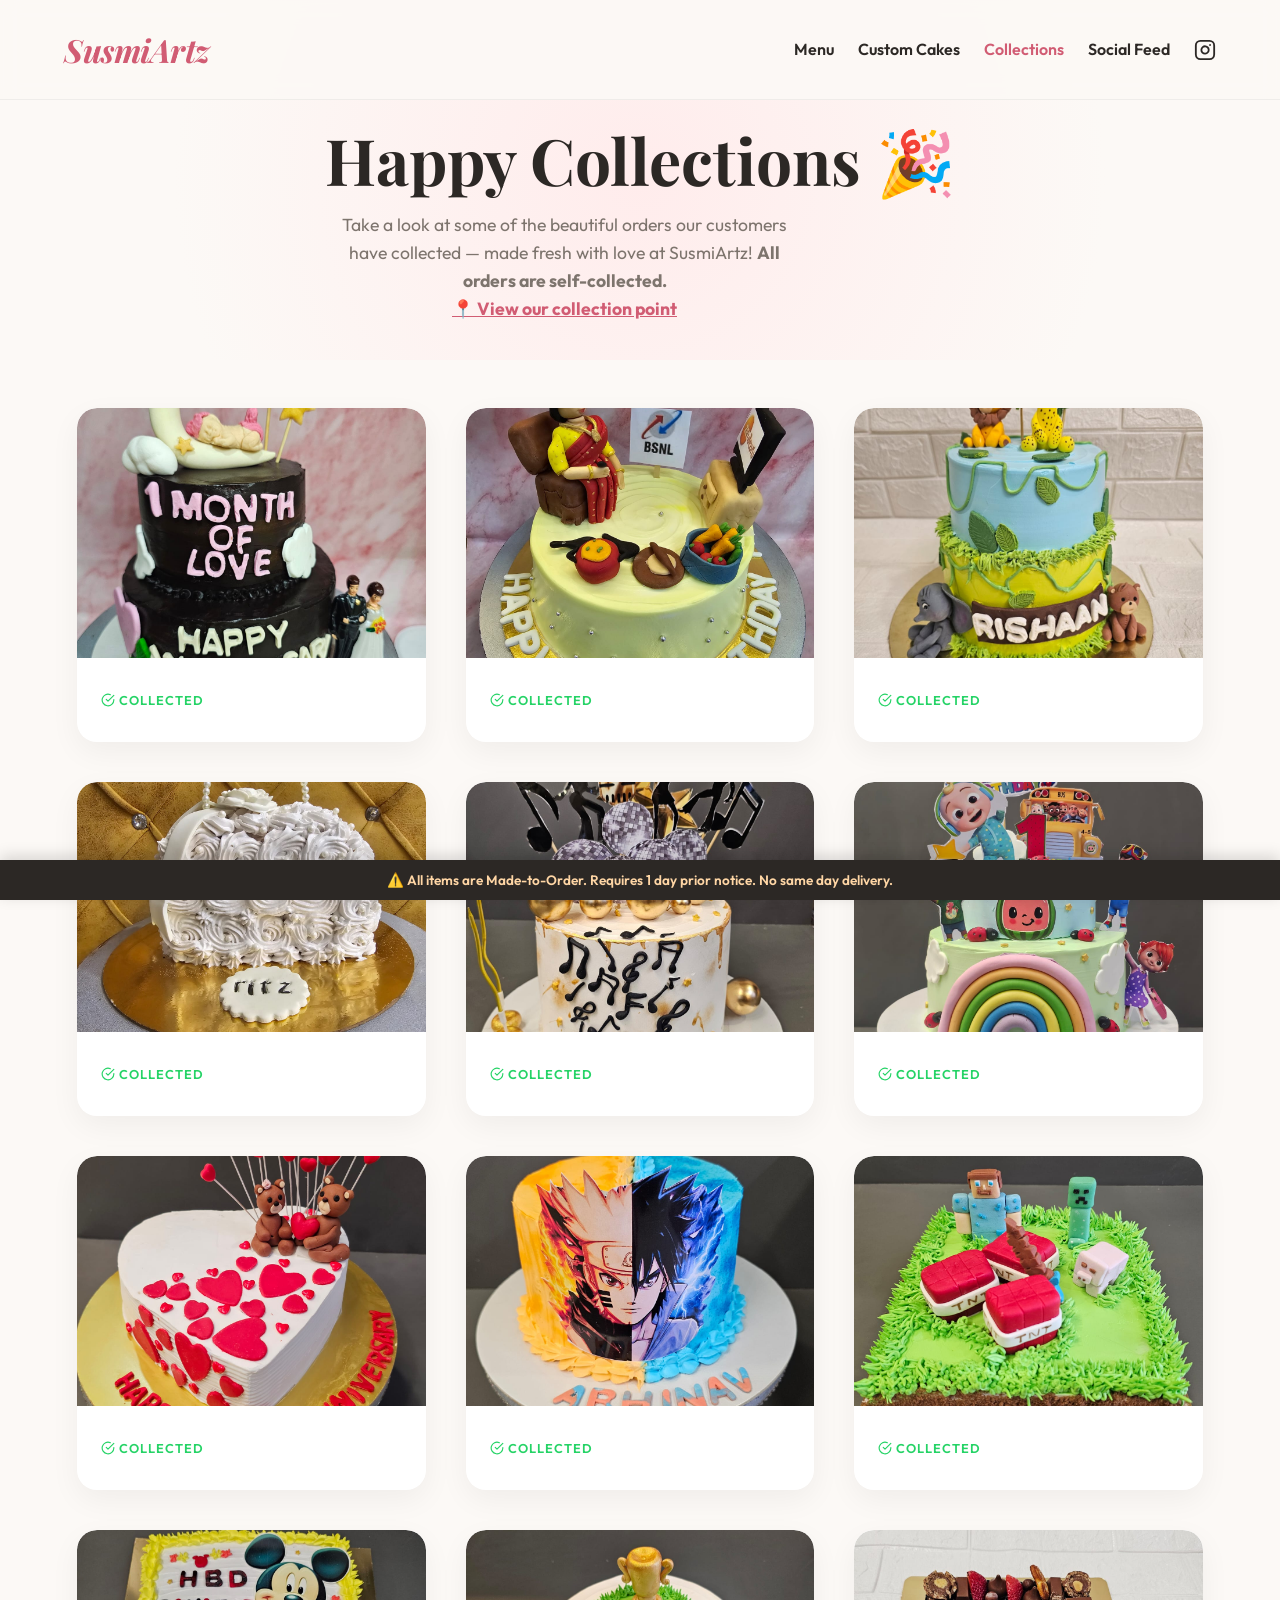
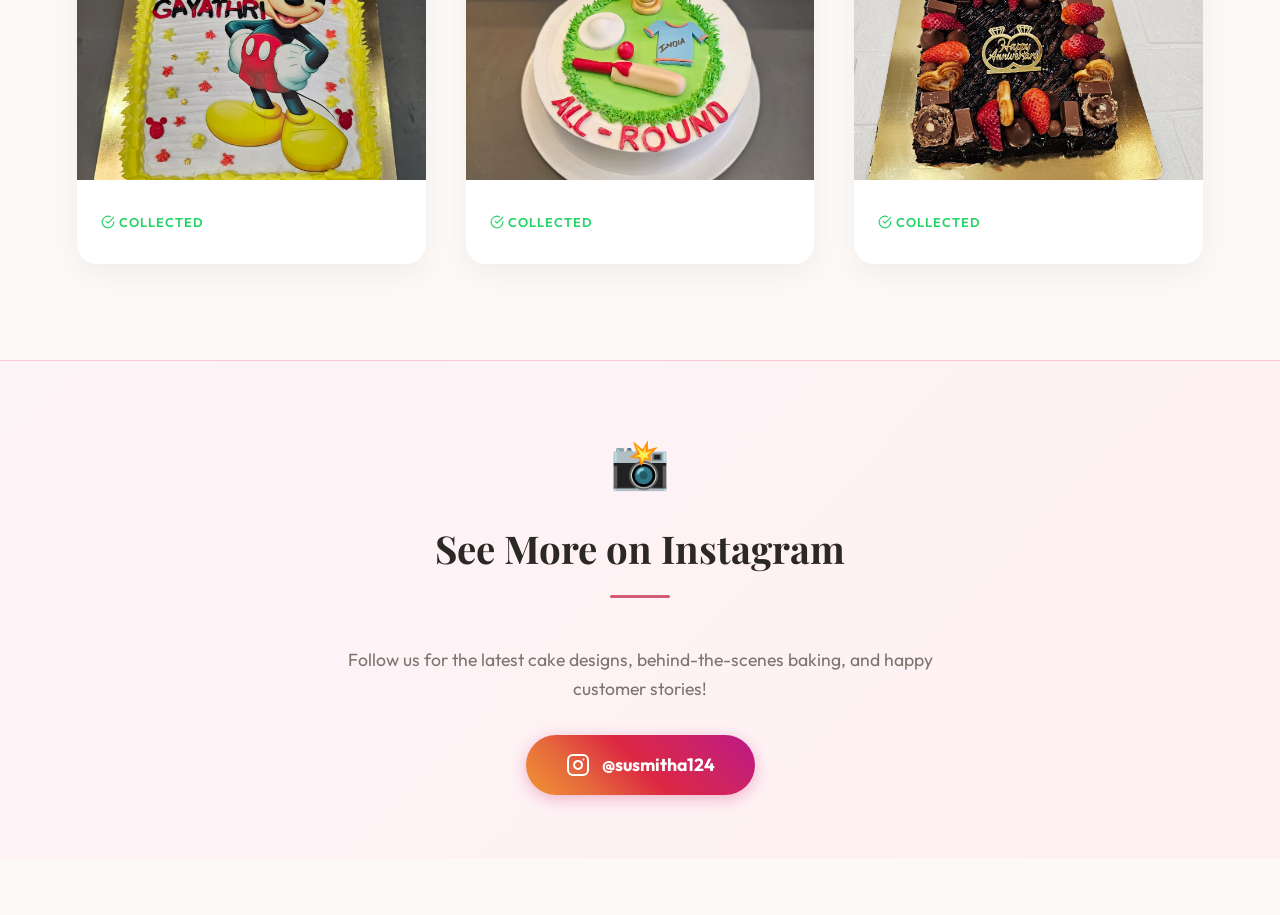
<file: deliveries.html>
<!DOCTYPE html>
<html lang="en">

<head>
    <meta charset="UTF-8">
    <meta name="viewport" content="width=device-width, initial-scale=1.0">
    <title>SusmiArtz - Happy Collections | Home Bakery Hyderabad</title>
    <meta name="description" content="See real orders collected by happy SusmiArtz customers — handcrafted cakes, brownies and donuts made fresh in Hyderabad. All orders self-collected.">
    <link rel="canonical" href="https://susmiartz.github.io/deliveries.html">
    <!-- Open Graph -->
    <meta property="og:type" content="website">
    <meta property="og:site_name" content="SusmiArtz">
    <meta property="og:locale" content="en_IN">
    <meta property="og:url" content="https://susmiartz.github.io/deliveries.html">
    <meta property="og:title" content="Happy Collections — SusmiArtz Home Bakery Hyderabad">
    <meta property="og:description" content="Real orders collected by our happy customers — custom cakes, brownies, donuts made with love for 6+ years in Hyderabad.">
    <meta property="og:image" content="https://susmiartz.github.io/assets/gourmet_cake_1772978336876.png">
    <!-- Twitter / X Card -->
    <meta name="twitter:card" content="summary_large_image">
    <meta name="twitter:title" content="Happy Collections — SusmiArtz Home Bakery Hyderabad">
    <meta name="twitter:description" content="Real orders collected by our happy customers — custom cakes, brownies, donuts made with love in Hyderabad.">
    <meta name="twitter:image" content="https://susmiartz.github.io/assets/gourmet_cake_1772978336876.png">
    <meta name="robots" content="index, follow">
    <!-- Google Fonts for typography -->
    <link rel="preconnect" href="https://fonts.googleapis.com">
    <link rel="preconnect" href="https://fonts.gstatic.com" crossorigin>
    <link
        href="https://fonts.googleapis.com/css2?family=Outfit:wght@300;400;600;800&family=Playfair+Display:ital,wght@0,400;0,700;1,400&display=swap"
        rel="stylesheet">
    <link rel="stylesheet" href="styles.css">
</head>

<body>
    <!-- Navbar -->
    <nav class="navbar">
        <a href="index.html" style="text-decoration: none;">
            <div class="logo">SusmiArtz</div>
        </a>
        <div style="display: flex; gap: 1.5rem; align-items: center;">
            <a href="index.html" style="text-decoration: none; font-weight: 600; color: var(--text-main);">Menu</a>
            <a href="index.html#custom-cakes"
                style="text-decoration: none; font-weight: 600; color: var(--text-main);">Custom Cakes</a>
            <a href="deliveries.html"
                style="text-decoration: none; font-weight: 600; color: var(--primary-color);">Collections</a>
            <a href="instagram-feed.html"
                style="text-decoration: none; font-weight: 600; color: var(--text-main);">Social Feed</a>
            <a href="https://www.instagram.com/susmitha124/" target="_blank" rel="noopener" aria-label="Visit SusmiArtz on Instagram" style="color: var(--text-main); display: flex; align-items: center; transition: color 0.2s;">
                <svg xmlns="http://www.w3.org/2000/svg" width="22" height="22" viewBox="0 0 24 24" fill="none" stroke="currentColor" stroke-width="2" stroke-linecap="round" stroke-linejoin="round">
                    <rect x="2" y="2" width="20" height="20" rx="5" ry="5"></rect>
                    <path d="M16 11.37A4 4 0 1 1 12.63 8 4 4 0 0 1 16 11.37z"></path>
                    <line x1="17.5" y1="6.5" x2="17.51" y2="6.5"></line>
                </svg>
            </a>
        </div>
    </nav>

    <!-- Header Section -->
    <header class="hero"
        style="min-height: 40vh; align-items: center; justify-content: center; text-align: center; background: radial-gradient(circle at center, #ffecec 0%, var(--background-color) 70%);">
        <div class="hero-content" style="max-width: 800px; margin: 0 auto; margin-top: 40px;">
            <h1>Happy Collections 🎉</h1>
            <p>Take a look at some of the beautiful orders our customers have collected — made fresh with love at
                SusmiArtz! <strong>All orders are self-collected.</strong><br>
                <a href="https://share.google/tC4LkPK85T9SBgXlo" target="_blank" rel="noopener"
                    style="color: var(--primary-color); font-weight: 700;">📍 View our collection point</a>
            </p>
        </div>
    </header>

    <!-- Collections Grid -->
    <main class="menu-section" style="padding-top: 3rem;">
        <div class="product-grid" id="deliveriesGrid">
            <!-- Dynamic delivery items will be injected here -->
        </div>
    </main>

    <!-- Lightbox Modal — must be before scripts so getElementById finds it -->
    <div id="lightbox" style="display: none; position: fixed; top: 0; left: 0; width: 100%; height: 100%; background: rgba(0,0,0,0.85); z-index: 2000; justify-content: center; align-items: center; cursor: zoom-out;">
        <span onclick="closeLightbox()" style="position: absolute; top: 20px; right: 30px; color: white; font-size: 40px; font-weight: bold; cursor: pointer; text-shadow: 0 2px 4px rgba(0,0,0,0.5);">&times;</span>
        <img id="lightbox-img" style="max-width: 90%; max-height: 90vh; object-fit: contain; border-radius: 8px; transition: transform 0.3s cubic-bezier(0.25, 0.46, 0.45, 0.94); box-shadow: 0 10px 30px rgba(0,0,0,0.5);">
    </div>

    <script src="data.js"></script>
    <script>
        const deliveriesGrid = document.getElementById('deliveriesGrid');
        const lightbox = document.getElementById('lightbox');
        const lightboxImg = document.getElementById('lightbox-img');
        let isZoomed = false;

        function openLightbox(src) {
            lightbox.style.display = 'flex';
            lightboxImg.src = src;
            lightboxImg.style.transform = 'scale(1)';
            lightboxImg.style.cursor = 'zoom-in';
            isZoomed = false;
            document.body.style.overflow = 'hidden';
        }

        function closeLightbox() {
            lightbox.style.display = 'none';
            document.body.style.overflow = 'auto';
        }

        lightbox.onclick = (e) => {
            if (e.target !== lightboxImg) closeLightbox();
        };

        lightboxImg.onclick = (e) => {
            e.stopPropagation();
            isZoomed = !isZoomed;
            lightboxImg.style.transform = isZoomed ? 'scale(2)' : 'scale(1)';
            lightboxImg.style.cursor = isZoomed ? 'zoom-out' : 'zoom-in';
        };

        function renderDeliveries() {
            const deliveries = (typeof DELIVERIES_DATA !== 'undefined' && DELIVERIES_DATA.length > 0)
                ? DELIVERIES_DATA : [];

            if (deliveries.length === 0) {
                deliveriesGrid.innerHTML = '<p style="text-align: center; grid-column: 1 / -1; color: var(--text-muted); padding: 2rem;">No recent collections to show yet.</p>';
                return;
            }

            deliveriesGrid.innerHTML = '';
            deliveries.forEach((delivery, index) => {
                const card = document.createElement('div');
                card.className = 'product-card';
                card.style.animationDelay = `${index * 0.1}s`;

                const imgSrc = (delivery.image || 'assets/bakery_delivery_box.png').replace(/ /g, '%20');
                const statusHtml = delivery.status || 'Collected';
                const itemsHtml = delivery.items
                    ? `<p style="font-size:0.9rem;margin-bottom:1rem;line-height:1.4;margin-top:0.5rem;"><strong>Items:</strong><br>${delivery.items}</p>`
                    : '<div style="flex-grow:1;"></div>';

                const instagramHtml = delivery.instagramUrl
                    ? `<a href="${delivery.instagramUrl}" target="_blank" class="instagram-btn" style="margin-top: auto; display: inline-flex; align-items: center; justify-content: center; gap: 6px; padding: 0.6rem; background: #E1306C; color: white; text-decoration: none; border-radius: 8px; font-size: 0.85rem; font-weight: 600; transition: transform 0.2s;">
                        <svg xmlns="http://www.w3.org/2000/svg" width="14" height="14" viewBox="0 0 24 24" fill="none" stroke="currentColor" stroke-width="2" stroke-linecap="round" stroke-linejoin="round"><rect x="2" y="2" width="20" height="20" rx="5" ry="5"></rect><path d="M16 11.37A4 4 0 1 1 12.63 8 4 4 0 0 1 16 11.37z"></path><line x1="17.5" y1="6.5" x2="17.51" y2="6.5"></line></svg>
                        Watch on Instagram
                       </a>`
                    : '';

                card.innerHTML = `
                    <div class="product-image-wrap" style="position: relative; overflow: hidden; border-radius: 20px 20px 0 0;">
                        <img src="${imgSrc}"
                            alt="SusmiArtz delivery — handmade cakes and treats"
                            class="product-image" loading="lazy"
                            onclick="openLightbox(this.src)"
                            style="cursor: zoom-in;"
                            onerror="this.onerror=null; this.src='assets/bakery_delivery_box.png';">
                    </div>
                    <div class="product-info" style="display: flex; flex-direction: column; flex-grow: 1;">
                        <span class="product-category" style="color: #25D366; display: flex; align-items: center; gap: 4px; margin-bottom: 0.5rem;">
                            <svg xmlns="http://www.w3.org/2000/svg" width="14" height="14" viewBox="0 0 24 24" fill="none" stroke="currentColor" stroke-width="2" stroke-linecap="round" stroke-linejoin="round"><path d="M22 11.08V12a10 10 0 1 1-5.93-9.14"></path><polyline points="22 4 12 14.01 9 11.01"></polyline></svg>
                            ${statusHtml}
                        </span>
                        ${itemsHtml}
                        ${instagramHtml}
                    </div>
                `;
                deliveriesGrid.appendChild(card);
            });
        }

        renderDeliveries();
    </script>

    <!-- Follow us on Instagram CTA -->
    <section style="background: linear-gradient(135deg, #fdf4f7 0%, #fff0f3 100%); padding: 4rem 2rem; text-align: center; border-top: 1px solid #f8c8d1;">
        <div style="max-width: 600px; margin: 0 auto;">
            <div style="font-size: 3rem; margin-bottom: 1rem;">📸</div>
            <h2 class="section-title">See More on Instagram</h2>
            <p style="color: var(--text-muted); font-size: 1.1rem; margin-bottom: 2rem;">
                Follow us for the latest cake designs, behind-the-scenes baking, and happy customer stories!
            </p>
            <a href="https://www.instagram.com/susmitha124/" target="_blank" rel="noopener"
               style="display: inline-flex; align-items: center; gap: 0.75rem; background: linear-gradient(45deg, #f09433 0%, #e6683c 25%, #dc2743 50%, #cc2366 75%, #bc1888 100%); color: white; padding: 1rem 2.5rem; border-radius: 50px; text-decoration: none; font-weight: 700; font-size: 1.1rem; box-shadow: 0 4px 15px rgba(204, 35, 102, 0.3); transition: transform 0.3s;">
                <svg xmlns="http://www.w3.org/2000/svg" width="24" height="24" viewBox="0 0 24 24" fill="none" stroke="currentColor" stroke-width="2" stroke-linecap="round" stroke-linejoin="round"><rect x="2" y="2" width="20" height="20" rx="5" ry="5"></rect><path d="M16 11.37A4 4 0 1 1 12.63 8 4 4 0 0 1 16 11.37z"></path><line x1="17.5" y1="6.5" x2="17.51" y2="6.5"></line></svg>
                @susmitha124
            </a>
        </div>
    </section>

    <!-- Pre-order floating banner -->
    <div class="preorder-banner">
        ⚠️ All items are Made-to-Order. Requires 1 day prior notice. No same day delivery.
    </div>
</body>

</html>
</file>
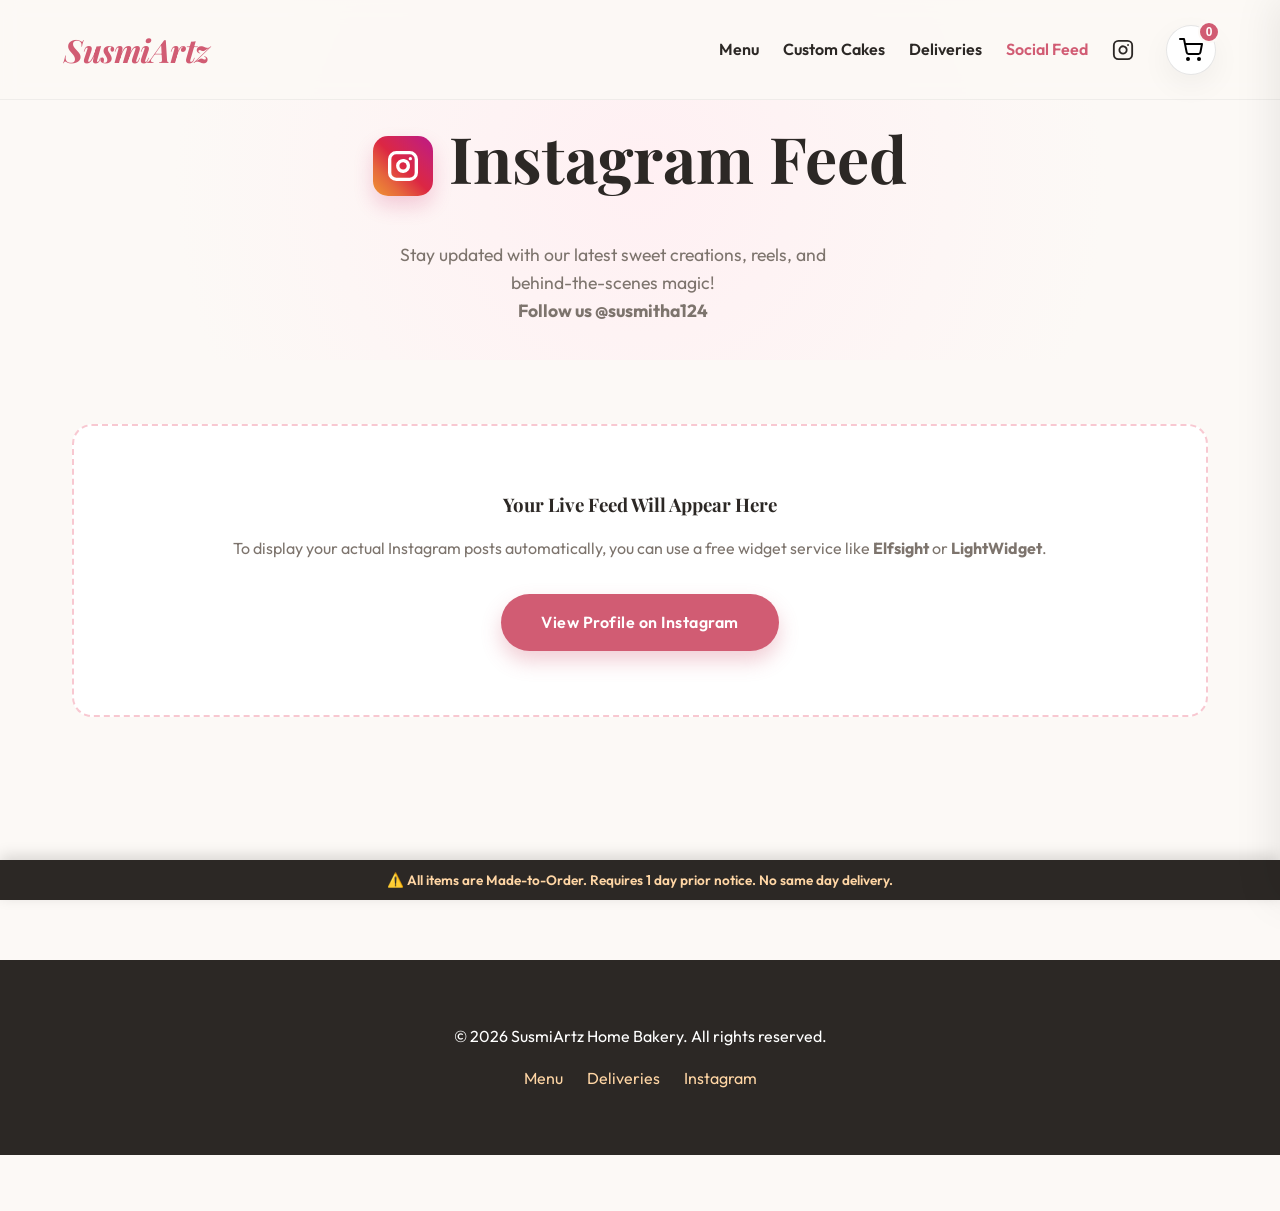
<file: instagram-feed.html>
<!DOCTYPE html>
<html lang="en">

<head>
    <meta charset="UTF-8">
    <meta name="viewport" content="width=device-width, initial-scale=1.0">
    <title>SusmiArtz - Instagram Social Feed | Home Bakery Hyderabad</title>
    <meta name="description" content="Follow SusmiArtz on Instagram for the latest cake designs, baking videos, and sweet treats. Handmade with love in Suncity, Hyderabad.">
    <link rel="canonical" href="https://susmiartz.github.io/instagram-feed.html">
    <link rel="preconnect" href="https://fonts.googleapis.com">
    <link rel="preconnect" href="https://fonts.gstatic.com" crossorigin>
    <link
        href="https://fonts.googleapis.com/css2?family=Outfit:wght@300;400;600;800&family=Playfair+Display:ital,wght@0,400;0,700;1,400&display=swap"
        rel="stylesheet">
    <link rel="stylesheet" href="styles.css">
    <style>
        .feed-container {
            max-width: 1200px;
            margin: 0 auto;
            padding: 2rem;
            min-height: 600px;
            display: flex;
            flex-direction: column;
            align-items: center;
        }

        .widget-placeholder {
            width: 100%;
            background: #fff;
            border: 2px dashed #f8c8d1;
            border-radius: 20px;
            padding: 4rem 2rem;
            text-align: center;
            color: var(--text-muted);
            margin-top: 2rem;
        }

        .insta-branding {
            display: flex;
            align-items: center;
            gap: 1rem;
            margin-bottom: 2rem;
        }

        .insta-icon-large {
            width: 60px;
            height: 60px;
            background: linear-gradient(45deg, #f09433 0%, #e6683c 25%, #dc2743 50%, #cc2366 75%, #bc1888 100%);
            border-radius: 15px;
            display: flex;
            align-items: center;
            justify-content: center;
            color: white;
            box-shadow: 0 10px 20px rgba(204, 35, 102, 0.2);
        }
    </style>
</head>

<body>
    <!-- Navbar -->
    <nav class="navbar">
        <a href="index.html" style="text-decoration: none;">
            <div class="logo">SusmiArtz</div>
        </a>
        <div style="display: flex; gap: 1.5rem; align-items: center; margin-left: auto; margin-right: 2rem;">
            <a href="index.html" style="text-decoration: none; font-weight: 600; color: var(--text-main);">Menu</a>
            <a href="index.html#custom-cakes" style="text-decoration: none; font-weight: 600; color: var(--text-main);">Custom Cakes</a>
            <a href="deliveries.html" style="text-decoration: none; font-weight: 600; color: var(--text-main);">Deliveries</a>
            <a href="instagram-feed.html" style="text-decoration: none; font-weight: 600; color: var(--primary-color);">Social Feed</a>
            <a href="https://www.instagram.com/susmitha124/" target="_blank" rel="noopener" aria-label="Visit SusmiArtz on Instagram" style="color: var(--text-main); display: flex; align-items: center;">
                <svg xmlns="http://www.w3.org/2000/svg" width="22" height="22" viewBox="0 0 24 24" fill="none" stroke="currentColor" stroke-width="2" stroke-linecap="round" stroke-linejoin="round">
                    <rect x="2" y="2" width="20" height="20" rx="5" ry="5"></rect>
                    <path d="M16 11.37A4 4 0 1 1 12.63 8 4 4 0 0 1 16 11.37z"></path>
                    <line x1="17.5" y1="6.5" x2="17.51" y2="6.5"></line>
                </svg>
            </a>
        </div>
        <button class="cart-toggle" id="cartToggle" aria-label="Open shopping cart">
            <svg xmlns="http://www.w3.org/2000/svg" width="24" height="24" viewBox="0 0 24 24" fill="none" stroke="currentColor" stroke-width="2" stroke-linecap="round" stroke-linejoin="round">
                <circle cx="9" cy="21" r="1"></circle>
                <circle cx="20" cy="21" r="1"></circle>
                <path d="M1 1h4l2.68 13.39a2 2 0 0 0 2 1.61h9.72a2 2 0 0 0 2-1.61L23 6H6"></path>
            </svg>
            <span class="cart-count" id="cartCount">0</span>
        </button>
    </nav>

    <header class="hero" style="min-height: 40vh; align-items: center; justify-content: center; text-align: center; background: radial-gradient(circle at center, #fff0f3 0%, var(--background-color) 70%);">
        <div class="hero-content" style="max-width: 800px; margin: 0 auto; margin-top: 40px;">
            <div class="insta-branding" style="justify-content: center;">
                <div class="insta-icon-large">
                    <svg xmlns="http://www.w3.org/2000/svg" width="32" height="32" viewBox="0 0 24 24" fill="none" stroke="currentColor" stroke-width="2.5" stroke-linecap="round" stroke-linejoin="round"><rect x="2" y="2" width="20" height="20" rx="5" ry="5"></rect><path d="M16 11.37A4 4 0 1 1 12.63 8 4 4 0 0 1 16 11.37z"></path><line x1="17.5" y1="6.5" x2="17.51" y2="6.5"></line></svg>
                </div>
                <h1>Instagram Feed</h1>
            </div>
            <p>Stay updated with our latest sweet creations, reels, and behind-the-scenes magic! <br><strong>Follow us @susmitha124</strong></p>
        </div>
    </header>

    <main class="feed-container">
        <!-- 
            STEP TO ADD YOUR LIVE FEED:
            1. Go to a service like Elfsight.com or LightWidget.com
            2. Connect your Instagram account and create a widget.
            3. Copy the "Embed Code" they give you.
            4. PASTE THE CODE BELOW, replacing the placeholder div.
        -->
        
        <div class="widget-placeholder">
            <h3 style="margin-bottom: 1rem;">Your Live Feed Will Appear Here</h3>
            <p style="margin-bottom: 2rem;">To display your actual Instagram posts automatically, you can use a free widget service like <strong>Elfsight</strong> or <strong>LightWidget</strong>.</p>
            <a href="https://www.instagram.com/susmitha124/" target="_blank" class="cta-button" style="text-decoration: none;">View Profile on Instagram</a>
        </div>

        <!-- EXAMPLE WIDGET CODE PLACEHOLDER (Paste actual code here) -->
        <!-- <script src="https://static.elfsight.com/platform/platform.js" async></script>
             <div class="elfsight-app-YOUR-ID-HERE" data-elfsight-app-lazy></div> -->
    </main>

    <footer style="padding: 4rem 2rem; background: var(--text-main); color: #fff; text-align: center;">
        <p>&copy; 2026 SusmiArtz Home Bakery. All rights reserved.</p>
        <div style="margin-top: 1rem; display: flex; justify-content: center; gap: 1.5rem;">
            <a href="index.html" style="color: #ffd6a5; text-decoration: none;">Menu</a>
            <a href="deliveries.html" style="color: #ffd6a5; text-decoration: none;">Deliveries</a>
            <a href="https://www.instagram.com/susmitha124/" style="color: #ffd6a5; text-decoration: none;">Instagram</a>
        </div>
    </footer>

    <!-- Pre-order floating banner -->
    <div class="preorder-banner">
        ⚠️ All items are Made-to-Order. Requires 1 day prior notice. No same day delivery.
    </div>

    <!-- Shopping Cart Sidebar (Same as index.html) -->
    <aside class="cart-sidebar" id="cartSidebar">
        <!-- (Logic handled by script.js) -->
        <div class="cart-header">
            <h3>Your Order</h3>
            <button class="close-cart" id="closeCart">&times;</button>
        </div>
        <div class="cart-items" id="cartItems"></div>
        <div class="cart-footer">
            <div class="cart-total"><span>Total:</span><span id="cartTotalCost">₹0.00</span></div>
            <button class="checkout-btn" id="checkoutBtn">Order via WhatsApp</button>
        </div>
    </aside>
    <div class="overlay" id="overlay"></div>

    <script src="data.js"></script>
    <script src="script.js"></script>
</body>

</html>
</file>
<file: styles.css>
:root {
    /* Color Palette */
    --primary-color: #d15c73;
    /* Warm blush/rose */
    --primary-hover: #b84a5f;
    --background-color: #fcf9f6;
    /* Off-white / cream for bakery feel */
    --card-bg: #ffffff;
    --text-main: #2c2825;
    --text-muted: #7d746d;
    --accent: #e8a55d;
    /* Warm golden tone */

    /* Typography */
    --font-heading: 'Playfair Display', serif;
    --font-body: 'Outfit', sans-serif;

    /* Shadows & Transitions */
    --shadow-soft: 0 10px 30px rgba(0, 0, 0, 0.05);
    --shadow-hover: 0 20px 40px rgba(209, 92, 115, 0.15);
    --transition-speed: 0.3s;
}

* {
    margin: 0;
    padding: 0;
    box-sizing: border-box;
}

body {
    font-family: var(--font-body);
    background-color: var(--background-color);
    color: var(--text-main);
    line-height: 1.6;
    overflow-x: hidden;
    padding-bottom: 3.5rem;
    /* space for the fixed pre-order banner */
}

/* Typography */
h1,
h2,
h3,
h4 {
    font-family: var(--font-heading);
    font-weight: 700;
    color: var(--text-main);
}

h1 {
    font-size: clamp(3rem, 5vw, 4.5rem);
    line-height: 1.1;
    margin-bottom: 1rem;
}

h2 {
    font-size: clamp(2rem, 3vw, 3rem);
}

/* Pre-order Banner */
.preorder-banner {
    position: fixed;
    bottom: 0;
    left: 0;
    width: 100%;
    background: #2c2825;
    /* Dark background for emphasis */
    color: #ffd6a5;
    /* Warm golden/peach text */
    text-align: center;
    padding: 0.65rem 1rem;
    font-size: 0.85rem;
    font-weight: 600;
    z-index: 1000;
    box-shadow: 0 -4px 15px rgba(0, 0, 0, 0.15);
    line-height: 1.4;
}

body.cart-open .preorder-banner {
    display: none !important;
}

/* Self-Collection Info (used in Find Us section) */
.pickup-banner {
    background: linear-gradient(135deg, #ff6b35 0%, #f7931e 100%);
    color: #fff;
    text-align: center;
    padding: 0.65rem 1.5rem;
    font-family: var(--font-body);
    font-size: 0.9rem;
    font-weight: 600;
    display: flex;
    align-items: center;
    justify-content: center;
    gap: 0.75rem;
    flex-wrap: wrap;
    border-radius: 10px;
}

.pickup-banner a {
    color: #fff;
    text-decoration: underline;
    font-weight: 700;
    white-space: nowrap;
}

.pickup-banner a:hover {
    opacity: 0.85;
}

/* Navigation */
.navbar {
    display: flex;
    justify-content: space-between;
    align-items: center;
    padding: 1.5rem 5%;
    background: rgba(252, 249, 246, 0.9);
    backdrop-filter: blur(10px);
    position: fixed;
    width: 100%;
    top: 0;
    z-index: 100;
    border-bottom: 1px solid rgba(0, 0, 0, 0.05);
}

.logo {
    font-family: var(--font-heading);
    font-size: 2rem;
    font-weight: 700;
    font-style: italic;
    color: var(--primary-color);
    letter-spacing: -0.5px;
}

.cart-toggle {
    background: var(--card-bg);
    border: 1px solid rgba(0, 0, 0, 0.1);
    border-radius: 50%;
    width: 50px;
    height: 50px;
    display: flex;
    align-items: center;
    justify-content: center;
    cursor: pointer;
    position: relative;
    transition: all var(--transition-speed) ease;
    box-shadow: var(--shadow-soft);
}

.cart-toggle:hover {
    transform: translateY(-2px);
    box-shadow: var(--shadow-hover);
    border-color: var(--primary-color);
    color: var(--primary-color);
}

.cart-count {
    position: absolute;
    top: -5px;
    right: -5px;
    background: var(--primary-color);
    color: white;
    font-size: 0.75rem;
    font-weight: 800;
    width: 22px;
    height: 22px;
    border-radius: 50%;
    display: flex;
    align-items: center;
    justify-content: center;
    border: 2px solid var(--background-color);
}

/* Hero Section */
.hero {
    min-height: 100vh;
    display: flex;
    align-items: center;
    padding: 0 5%;
    position: relative;
    overflow: hidden;
    padding-top: 80px;
    /* Offset for fixed navbar */
    background: radial-gradient(circle at top right, #ffecec 0%, var(--background-color) 70%);
}

.hero-content {
    max-width: 600px;
    position: relative;
    z-index: 2;
    animation: fadeUp 1s ease-out forwards;
}

.hero p {
    font-size: 1.1rem;
    color: var(--text-muted);
    margin-bottom: 2rem;
    max-width: 480px;
}

.cta-button {
    display: inline-block;
    padding: 1rem 2.5rem;
    background-color: var(--primary-color);
    color: white;
    text-decoration: none;
    border-radius: 30px;
    font-weight: 600;
    letter-spacing: 0.5px;
    transition: all var(--transition-speed);
    box-shadow: 0 10px 20px rgba(209, 92, 115, 0.3);
}

.cta-button:hover {
    background-color: var(--primary-hover);
    transform: translateY(-3px);
    box-shadow: 0 15px 25px rgba(209, 92, 115, 0.4);
}

.hero-decoration {
    position: absolute;
    right: -10%;
    top: 50%;
    transform: translateY(-50%);
    width: 50vw;
    height: 50vw;
    background: url('assets/gourmet_cake_1772978336876.png') center/cover no-repeat;
    border-radius: 50%;
    box-shadow: 0 30px 60px rgba(0, 0, 0, 0.15);
    z-index: 1;
    animation: float 6s ease-in-out infinite, fadeInScale 1.2s ease-out forwards;
}

/* Animations */
@keyframes fadeUp {
    from {
        opacity: 0;
        transform: translateY(30px);
    }

    to {
        opacity: 1;
        transform: translateY(0);
    }
}

@keyframes float {

    0%,
    100% {
        transform: translateY(-50%) translateY(0);
    }

    50% {
        transform: translateY(-50%) translateY(-20px);
    }
}

@keyframes fadeInScale {
    from {
        opacity: 0;
        transform: translateY(-50%) scale(0.9);
    }

    to {
        opacity: 1;
        transform: translateY(-50%) scale(1);
    }
}

/* Menu Section */
.menu-section {
    padding: 6rem 5%;
    max-width: 1400px;
    margin: 0 auto;
}

.section-title {
    text-align: center;
    margin-bottom: 3rem;
    position: relative;
}

.section-title::after {
    content: '';
    display: block;
    width: 60px;
    height: 3px;
    background: var(--primary-color);
    margin: 1rem auto 0;
    border-radius: 2px;
}

.category-filters {
    display: flex;
    justify-content: center;
    gap: 1rem;
    margin-bottom: 3rem;
    flex-wrap: wrap;
}

.filter-btn {
    background: transparent;
    border: 1px solid var(--text-muted);
    padding: 0.6rem 1.5rem;
    border-radius: 20px;
    font-family: var(--font-body);
    font-weight: 500;
    color: var(--text-muted);
    cursor: pointer;
    transition: all var(--transition-speed);
}

.filter-btn:hover,
.filter-btn.active {
    background: var(--primary-color);
    color: white;
    border-color: var(--primary-color);
}

.product-grid {
    display: grid;
    grid-template-columns: repeat(auto-fill, minmax(280px, 1fr));
    gap: 2.5rem;
}

/* Product Card */
.product-card {
    background: var(--card-bg);
    border-radius: 20px;
    overflow: hidden;
    box-shadow: var(--shadow-soft);
    transition: transform var(--transition-speed), box-shadow var(--transition-speed);
    display: flex;
    flex-direction: column;
    animation: fadeIn 0.5s ease-out forwards;
    opacity: 0;
}

.product-card:hover {
    transform: translateY(-10px);
    box-shadow: var(--shadow-hover);
}

.product-image {
    width: 100%;
    height: 250px;
    object-fit: cover;
    transition: transform 0.5s;
}

.product-card:hover .product-image {
    transform: scale(1.05);
}

.product-info {
    padding: 1.5rem;
    display: flex;
    flex-direction: column;
    flex-grow: 1;
}

.product-category {
    font-size: 0.8rem;
    text-transform: uppercase;
    letter-spacing: 1px;
    color: var(--accent);
    margin-bottom: 0.5rem;
    font-weight: 600;
}

.product-title {
    font-size: 1.3rem;
    margin-bottom: 0.5rem;
    font-family: var(--font-body);
    font-weight: 600;
}

.product-price {
    font-size: 1.2rem;
    font-weight: 700;
    color: var(--primary-color);
    margin-bottom: 1.5rem;
    margin-top: auto;
}

.weight-select {
    width: 100%;
    padding: 0.5rem 1rem;
    margin-bottom: 1rem;
    border: 1px solid var(--border-color, #e0dcd9);
    border-radius: 4px;
    background-color: var(--card-bg);
    color: var(--text-main);
    font-family: var(--font-body);
    font-size: 0.95rem;
    cursor: pointer;
    outline: none;
    appearance: none;
    background-image: url("data:image/svg+xml;charset=UTF-8,%3csvg xmlns='http://www.w3.org/2000/svg' viewBox='0 0 24 24' fill='none' stroke='currentColor' stroke-width='2' stroke-linecap='round' stroke-linejoin='round'%3e%3cpolyline points='6 9 12 15 18 9'%3e%3c/polyline%3e%3c/svg%3e");
    background-repeat: no-repeat;
    background-position: right 1rem center;
    background-size: 1em;
}

.weight-select:focus {
    border-color: var(--primary-color);
}

.add-to-cart-btn {
    width: 100%;
    padding: 0.8rem;
    background: transparent;
    border: 2px solid var(--primary-color);
    color: var(--primary-color);
    border-radius: 12px;
    font-weight: 600;
    font-family: var(--font-body);
    cursor: pointer;
    transition: all 0.2s;
}

.add-to-cart-btn:hover {
    background: var(--primary-color);
    color: white;
}

/* Sidebar Cart */
.cart-sidebar {
    position: fixed;
    top: 0;
    right: -400px;
    width: 100%;
    max-width: 400px;
    height: 100vh;
    /* fallback for older browsers */
    height: 100dvh;
    /* dynamic viewport height — fits actual visible area in Chrome */
    background: var(--card-bg);
    box-shadow: -10px 0 30px rgba(0, 0, 0, 0.1);
    z-index: 1002;
    display: flex;
    flex-direction: column;
    transition: right 0.4s cubic-bezier(0.4, 0, 0.2, 1);
}

.cart-sidebar.open {
    right: 0;
}

.cart-header {
    padding: 1.5rem;
    display: flex;
    justify-content: space-between;
    align-items: center;
    border-bottom: 1px solid rgba(0, 0, 0, 0.05);
}

.cart-header h3 {
    font-family: var(--font-body);
    font-size: 1.5rem;
}

.close-cart {
    background: none;
    border: none;
    font-size: 2rem;
    cursor: pointer;
    color: var(--text-muted);
    transition: color 0.2s;
}

.close-cart:hover {
    color: var(--primary-color);
}

.cart-items {
    flex-grow: 1;
    overflow-y: auto;
    -webkit-overflow-scrolling: touch;
    /* smooth scroll on iOS */
    padding: 1.5rem;
    padding-bottom: env(safe-area-inset-bottom, 2rem);
}

.empty-cart-msg {
    text-align: center;
    color: var(--text-muted);
    font-style: italic;
    margin-top: 2rem;
}

/* Cart Item Styling */
.cart-item {
    display: flex;
    align-items: center;
    gap: 1rem;
    margin-bottom: 1.5rem;
    padding-bottom: 1.5rem;
    border-bottom: 1px solid rgba(0, 0, 0, 0.05);
}

.cart-item img {
    width: 60px;
    height: 60px;
    border-radius: 10px;
    object-fit: cover;
    flex-shrink: 0;
}

.cart-item-details {
    flex-grow: 1;
    min-width: 0;
}

.cart-item-title {
    font-weight: 600;
    font-size: 0.95rem;
    margin-bottom: 0.25rem;
}

.cart-item-price {
    color: var(--primary-color);
    font-weight: 600;
}

.quantity-controls {
    display: flex;
    align-items: center;
    gap: 0.5rem;
    background: var(--background-color);
    border-radius: 20px;
    padding: 2px;
}

.qty-btn {
    background: none;
    border: none;
    width: 24px;
    height: 24px;
    border-radius: 50%;
    display: flex;
    align-items: center;
    justify-content: center;
    cursor: pointer;
    background: white;
    box-shadow: 0 2px 5px rgba(0, 0, 0, 0.05);
    transition: background 0.2s;
}

.qty-btn:hover {
    background: #f0f0f0;
}

.qty-display {
    font-size: 0.9rem;
    font-weight: 600;
    min-width: 1ch;
    text-align: center;
}

.remove-item {
    background: none;
    border: none;
    color: #ff4d4d;
    cursor: pointer;
    padding: 5px;
}

.cart-footer {
    padding: 1.5rem;
    /* Extra padding for iOS home indicator and Android nav bar */
    padding-bottom: max(1.5rem, env(safe-area-inset-bottom));
    border-top: 1px solid rgba(0, 0, 0, 0.05);
    background: #fafafa;
    flex-shrink: 0;
    margin-top: auto;
}

.cart-total {
    display: flex;
    justify-content: space-between;
    font-size: 1.25rem;
    font-weight: 700;
    margin-bottom: 1.5rem;
}

.checkout-btn {
    width: 100%;
    padding: 1rem;
    background: #25D366;
    /* WhatsApp Green */
    color: white;
    border: none;
    border-radius: 12px;
    font-size: 1.1rem;
    font-weight: 600;
    font-family: var(--font-body);
    cursor: pointer;
    display: flex;
    align-items: center;
    justify-content: center;
    gap: 0.5rem;
    transition: all 0.2s;
}

.checkout-btn:hover {
    background: #1ebc5a;
    transform: translateY(-2px);
    box-shadow: 0 10px 20px rgba(37, 211, 102, 0.3);
}

.checkout-btn:disabled {
    background: #a5d6b4;
    cursor: not-allowed;
    transform: none;
    box-shadow: none;
}

.continue-shopping-btn {
    width: 100%;
    padding: 0.7rem;
    background: transparent;
    border: 1.5px solid var(--primary-color);
    color: var(--primary-color);
    border-radius: 12px;
    font-size: 0.95rem;
    font-weight: 600;
    font-family: var(--font-body);
    cursor: pointer;
    margin-bottom: 0.75rem;
    transition: all 0.2s;
}

.continue-shopping-btn:hover {
    background: var(--primary-color);
    color: white;
}

.overlay {
    position: fixed;
    top: 0;
    left: 0;
    width: 100vw;
    height: 100vh;
    background: rgba(0, 0, 0, 0.4);
    backdrop-filter: blur(4px);
    z-index: 1001;
    opacity: 0;
    pointer-events: none;
    transition: opacity 0.4s;
}

.overlay.active {
    opacity: 1;
    pointer-events: auto;
}

/* Utilities for animations */
@keyframes fadeIn {
    to {
        opacity: 1;
    }
}

/* =====================
   MOBILE / RESPONSIVE
   ===================== */
@media (max-width: 768px) {

    /* --- Navbar: Single row — logo left, links + cart right --- */
    .navbar {
        padding: 0.75rem 4%;
        flex-direction: row;
        flex-wrap: nowrap;
        align-items: center;
    }

    .logo {
        font-size: 1.3rem;
        flex: 1;
    }

    .navbar>div {
        gap: 0.75rem !important;
        margin-right: 0.75rem !important;
        flex-shrink: 0;
    }

    .navbar a {
        font-size: 0.85rem;
    }

    .cart-toggle {
        width: 40px;
        height: 40px;
        flex-shrink: 0;
    }

    /* --- Hero: Clean, stacked layout, hide decorative circle --- */
    .hero {
        flex-direction: column;
        text-align: center;
        padding: 90px 5% 3rem;
        min-height: auto;
        overflow: visible;
        align-items: center;
    }

    .hero-content {
        max-width: 100%;
        z-index: 2;
    }

    .hero h1 {
        font-size: clamp(1.8rem, 7vw, 2.8rem);
        margin-bottom: 0.75rem;
    }

    .hero p {
        font-size: 0.95rem;
        max-width: 100%;
        margin-left: auto;
        margin-right: auto;
        margin-bottom: 1.5rem;
    }

    .cta-button {
        display: block;
        width: fit-content;
        margin: 0 auto;
        padding: 0.85rem 2rem;
    }

    /* Hide the large decorative circle — overlaps content on mobile */
    .hero-decoration {
        display: none;
    }

    /* --- Products: 2-column grid on mobile --- */
    .product-grid {
        grid-template-columns: repeat(2, 1fr);
        gap: 0.75rem;
    }

    .product-image {
        height: 150px;
    }

    .product-info {
        padding: 0.75rem;
    }

    .product-title {
        font-size: 0.9rem;
    }

    .product-price {
        font-size: 1rem;
        margin-bottom: 0.75rem;
    }

    .weight-select {
        font-size: 0.85rem;
        padding: 0.4rem 0.75rem;
    }

    .add-to-cart-btn {
        font-size: 0.85rem;
        padding: 0.65rem;
    }

    /* --- Cart: Full screen on mobile --- */
    .cart-sidebar {
        max-width: 100vw;
        right: -100vw;
    }

    /* --- Category filters --- */
    .category-filters {
        gap: 0.5rem;
    }

    .filter-btn {
        font-size: 0.78rem;
        padding: 0.4rem 0.9rem;
    }

    /* --- Reviews --- */
    .review-grid {
        grid-template-columns: 1fr;
    }
}

/* Reviews Section */
.reviews-section {
    padding: 6rem 5%;
    max-width: 1400px;
    margin: 0 auto;
    background-color: #fffaf7;
    border-radius: 40px;
    margin-bottom: 4rem;
}

.review-grid {
    display: grid;
    grid-template-columns: repeat(auto-fit, minmax(300px, 1fr));
    gap: 2rem;
    margin-bottom: 3rem;
}

.review-card {
    background: var(--card-bg);
    border-radius: 20px;
    padding: 2.5rem 2rem 2rem;
    box-shadow: var(--shadow-soft);
    display: flex;
    flex-direction: column;
    gap: 1rem;
    align-items: center;
    text-align: center;
    position: relative;
    transition: transform var(--transition-speed), box-shadow var(--transition-speed);
}

.review-card:hover {
    transform: translateY(-6px);
    box-shadow: var(--shadow-hover);
}

.review-card::before {
    content: '\201C';
    font-family: var(--font-heading);
    font-size: 5rem;
    line-height: 1;
    color: var(--primary-color);
    opacity: 0.15;
    position: absolute;
    top: 0.5rem;
    left: 1.25rem;
    pointer-events: none;
}

.review-stars {
    color: #ffd700;
    font-size: 1.4rem;
    letter-spacing: 2px;
}

.review-text {
    font-style: italic;
    color: var(--text-muted);
    line-height: 1.7;
    flex-grow: 1;
}

.review-author {
    font-weight: 700;
    font-family: var(--font-heading);
    font-size: 1.1rem;
    color: var(--primary-color);
}

.leave-review-container {
    text-align: center;
    margin-top: 2rem;
}

.review-btn {
    display: inline-flex;
    align-items: center;
    gap: 0.5rem;
    padding: 1rem 2rem;
    background-color: var(--background-color);
    border: 2px solid var(--primary-color);
    color: var(--primary-color);
    text-decoration: none;
    border-radius: 30px;
    font-weight: 600;
    transition: all var(--transition-speed);
}

.review-btn:hover {
    background-color: var(--primary-color);
    color: white;
}

/* =====================
   LARGE SCREENS (≥1200px)
   — cart as a persistent right panel
   ===================== */
@media (min-width: 1200px) {

    /* Widen the cart sidebar */
    .cart-sidebar {
        width: 440px;
        max-width: 440px;
        right: -440px;
        border-left: 1px solid rgba(0, 0, 0, 0.07);
        box-shadow: -6px 0 40px rgba(0, 0, 0, 0.08);
    }

    /* When cart is open: slide the whole body content left
       so it's not covered by the panel */
    body.cart-open {
        overflow: hidden;
    }

    /* Cart items: more breathing room */
    .cart-item img {
        width: 72px;
        height: 72px;
        border-radius: 12px;
    }

    .cart-item-title {
        font-size: 1rem;
    }

    .cart-item-price {
        font-size: 1rem;
    }

    /* Footer checkout area */
    .cart-footer {
        padding: 1.75rem;
    }

    .cart-total {
        font-size: 1.35rem;
        margin-bottom: 1.25rem;
    }

    .checkout-btn {
        font-size: 1.15rem;
        padding: 1.1rem;
    }

    .continue-shopping-btn {
        font-size: 1rem;
        padding: 0.8rem;
    }

    /* Cart header */
    .cart-header {
        padding: 1.75rem 1.75rem 1.25rem;
    }

    .cart-header h3 {
        font-size: 1.6rem;
    }

    /* Cart items scroll area */
    .cart-items {
        padding: 1.5rem 1.75rem;
    }

    /* Overlay: softer on large screens */
    .overlay {
        background: rgba(0, 0, 0, 0.25);
    }

    /* Give the product grid more columns on big screens */
    .product-grid {
        grid-template-columns: repeat(auto-fill, minmax(300px, 1fr));
        gap: 2.5rem;
    }

    /* Hero: cap content width for readability on ultra-wide */
    .hero-content {
        max-width: 640px;
    }

    /* Sections: add more horizontal padding on large screens */
    .menu-section,
    .reviews-section {
        padding-left: 6%;
        padding-right: 6%;
    }
}

/* =====================
   EXTRA LARGE (≥1600px / 17in+)
   ===================== */
@media (min-width: 1600px) {

    .cart-sidebar {
        width: 480px;
        max-width: 480px;
        right: -480px;
    }

    .cart-sidebar.open {
        right: 0;
    }

    .product-grid {
        grid-template-columns: repeat(auto-fill, minmax(320px, 1fr));
        gap: 3rem;
    }

    .product-image {
        height: 280px;
    }

    .cart-item img {
        width: 80px;
        height: 80px;
    }

    .cart-header h3 {
        font-size: 1.75rem;
    }

    .cart-total {
        font-size: 1.45rem;
    }

    .checkout-btn {
        font-size: 1.2rem;
        padding: 1.2rem;
    }
}
</file>
